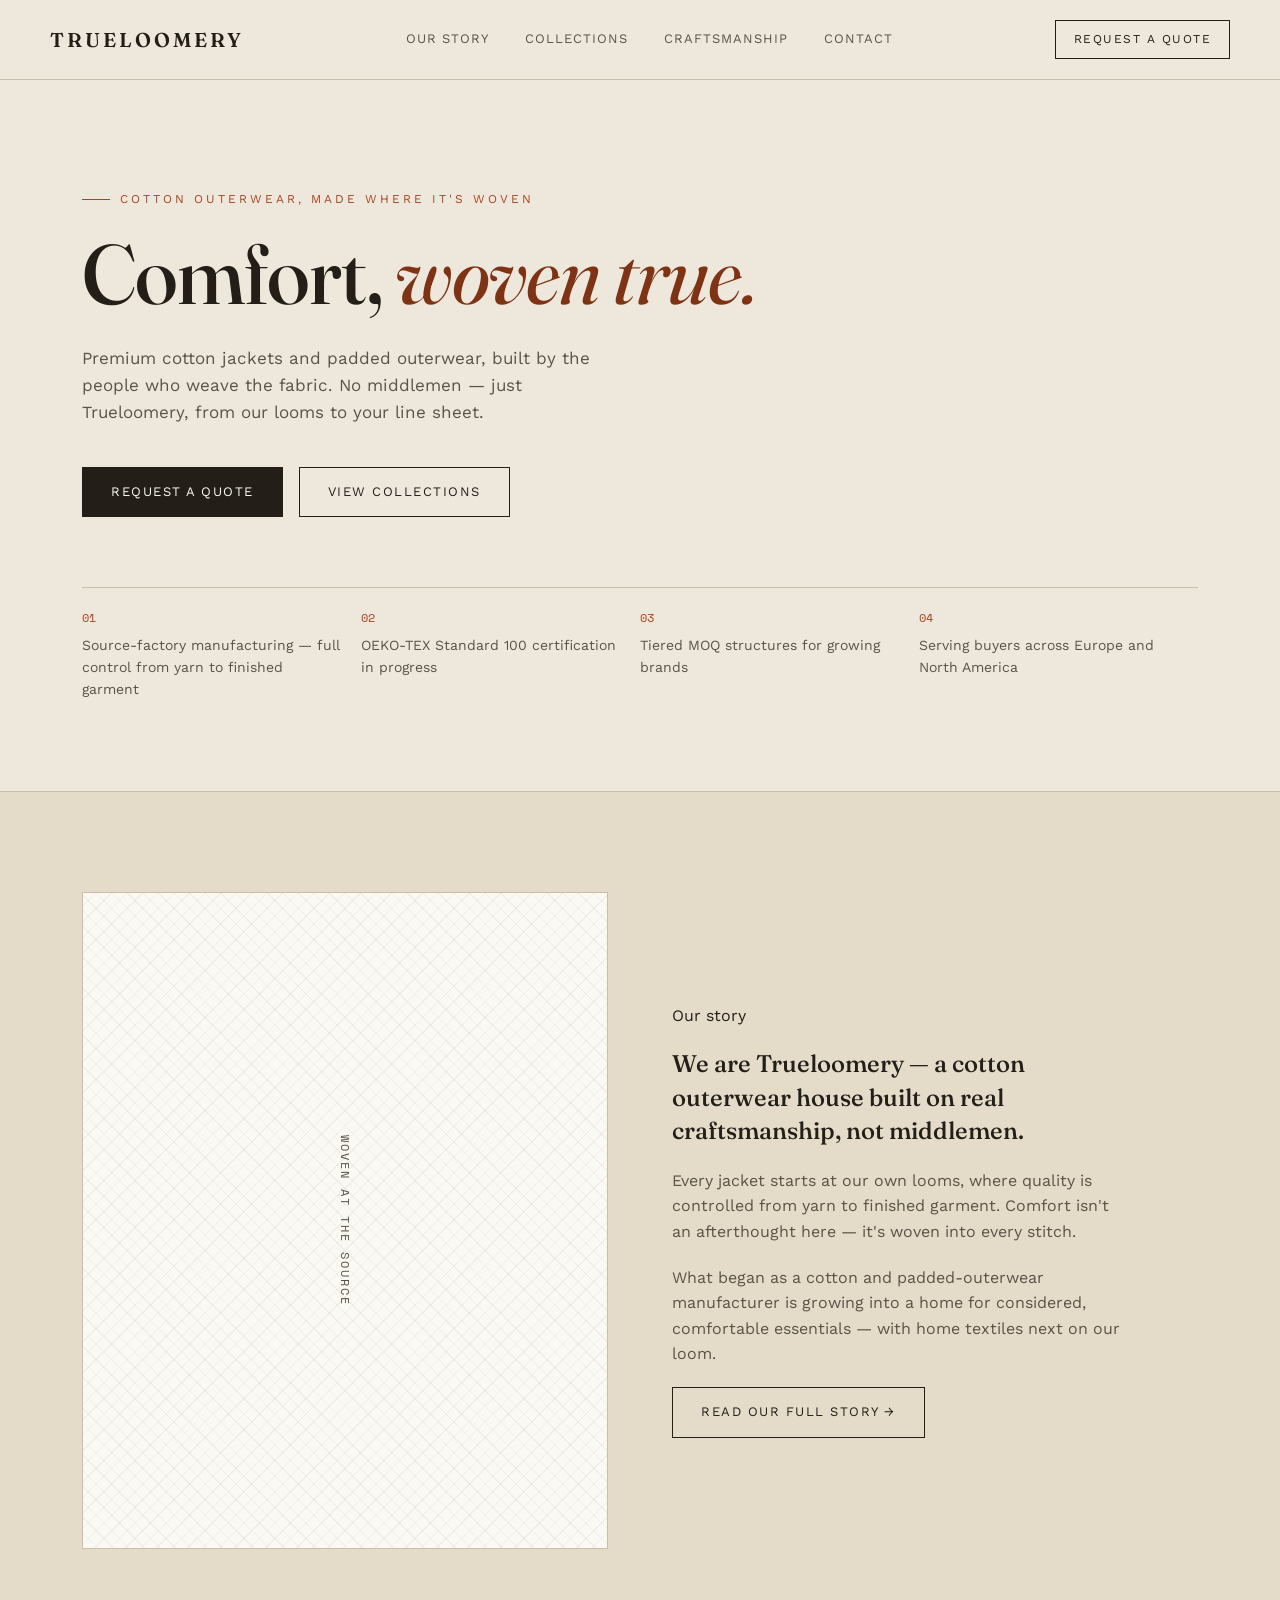
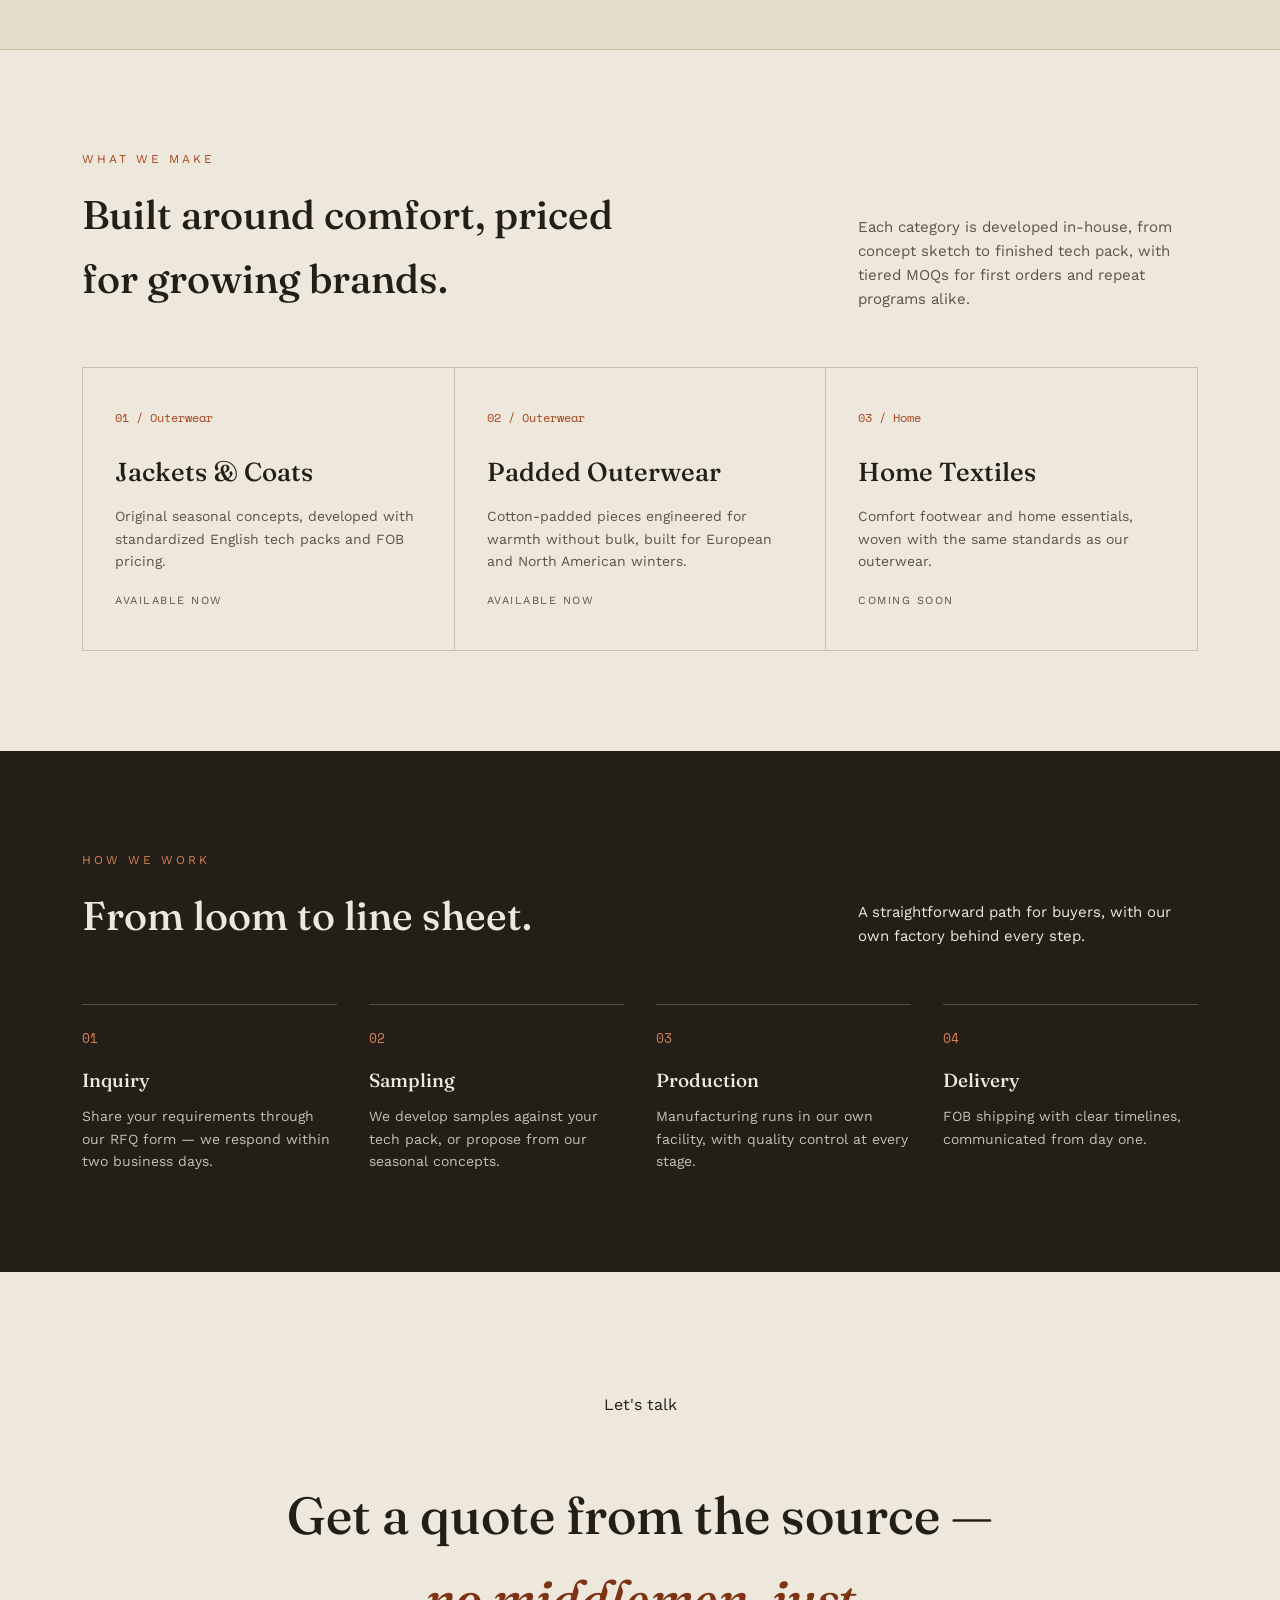
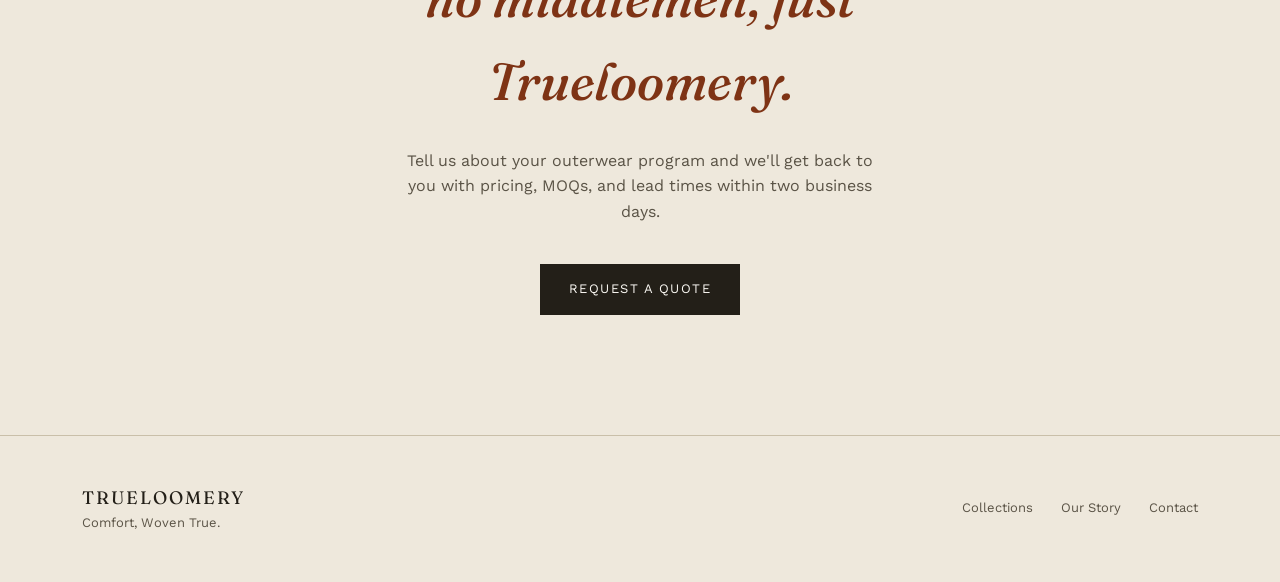
<file: index.html>
<!DOCTYPE html>
<html lang="en">
<head>
<meta charset="UTF-8">
<meta name="viewport" content="width=device-width, initial-scale=1.0">
<title>Trueloomery — Comfort, Woven True.</title>
<meta name="description" content="Trueloomery is a source-factory cotton outerwear house serving buyers across Europe and North America. Jackets, coats, padded outerwear — and home textiles coming soon.">
<link rel="preconnect" href="https://fonts.googleapis.com">
<link rel="preconnect" href="https://fonts.gstatic.com" crossorigin>
<link href="https://fonts.googleapis.com/css2?family=Fraunces:ital,opsz,wght@0,9..144,300;0,9..144,500;0,9..144,600;1,9..144,400&family=Work+Sans:wght@300;400;500;600&family=Space+Mono&display=swap" rel="stylesheet">
<link rel="stylesheet" href="style.css">
</head>
<body>

<header>
  <div class="wrap nav">
    <a class="logo" href="index.html">TRUELOOMERY</a>
    <ul>
      <li><a href="about.html">Our Story</a></li>
      <li><a href="collections.html">Collections</a></li>
      <li><a href="index.html#process">Craftsmanship</a></li>
      <li><a href="contact.html">Contact</a></li>
    </ul>
    <a class="cta" href="contact.html">Request a Quote</a>
  </div>
</header>

<section class="hero">
  <div class="wrap">
    <div class="eyebrow">Cotton outerwear, made where it's woven</div>
    <h1 class="display">Comfort, <em>woven true.</em></h1>
    <p class="sub">Premium cotton jackets and padded outerwear, built by the people who weave the fabric. No middlemen — just Trueloomery, from our looms to your line sheet.</p>
    <div class="actions">
      <a class="btn primary" href="contact.html">Request a Quote</a>
      <a class="btn ghost" href="collections.html">View Collections</a>
    </div>
    <div class="hero-spec">
      <div><span class="num">01</span><p>Source-factory manufacturing — full control from yarn to finished garment</p></div>
      <div><span class="num">02</span><p>OEKO-TEX Standard 100 certification in progress</p></div>
      <div><span class="num">03</span><p>Tiered MOQ structures for growing brands</p></div>
      <div><span class="num">04</span><p>Serving buyers across Europe and North America</p></div>
    </div>
  </div>
</section>

<section class="story" id="story">
  <div class="wrap story-grid">
    <div class="story-visual" data-reveal></div>
    <div class="story-text" data-reveal>
      <span class="section-head tag" style="margin-bottom:18px;">Our story</span>
      <p class="lead">We are Trueloomery — a cotton outerwear house built on real craftsmanship, not middlemen.</p>
      <p>Every jacket starts at our own looms, where quality is controlled from yarn to finished garment. Comfort isn't an afterthought here — it's woven into every stitch.</p>
      <p>What began as a cotton and padded-outerwear manufacturer is growing into a home for considered, comfortable essentials — with home textiles next on our loom.</p>
      <a class="btn ghost" href="about.html">Read our full story →</a>
    </div>
  </div>
</section>

<section id="collections">
  <div class="wrap">
    <div class="section-head" data-reveal>
      <div>
        <span class="tag">What we make</span>
        <h2>Built around comfort, priced for growing brands.</h2>
      </div>
      <p>Each category is developed in-house, from concept sketch to finished tech pack, with tiered MOQs for first orders and repeat programs alike.</p>
    </div>
    <div class="cats" data-reveal>
      <div class="cat">
        <span class="idx">01 / Outerwear</span>
        <div>
          <h3>Jackets &amp; Coats</h3>
          <p>Original seasonal concepts, developed with standardized English tech packs and FOB pricing.</p>
        </div>
        <span class="status">Available now</span>
      </div>
      <div class="cat">
        <span class="idx">02 / Outerwear</span>
        <div>
          <h3>Padded Outerwear</h3>
          <p>Cotton-padded pieces engineered for warmth without bulk, built for European and North American winters.</p>
        </div>
        <span class="status">Available now</span>
      </div>
      <div class="cat">
        <span class="idx">03 / Home</span>
        <div>
          <h3>Home Textiles</h3>
          <p>Comfort footwear and home essentials, woven with the same standards as our outerwear.</p>
        </div>
        <span class="status">Coming soon</span>
      </div>
    </div>
  </div>
</section>

<section class="process" id="process">
  <div class="wrap">
    <div class="section-head" data-reveal>
      <div>
        <span class="tag">How we work</span>
        <h2>From loom to line sheet.</h2>
      </div>
      <p>A straightforward path for buyers, with our own factory behind every step.</p>
    </div>
    <div class="process-list" data-reveal>
      <div class="process-item">
        <span class="num">01</span>
        <h4>Inquiry</h4>
        <p>Share your requirements through our RFQ form — we respond within two business days.</p>
      </div>
      <div class="process-item">
        <span class="num">02</span>
        <h4>Sampling</h4>
        <p>We develop samples against your tech pack, or propose from our seasonal concepts.</p>
      </div>
      <div class="process-item">
        <span class="num">03</span>
        <h4>Production</h4>
        <p>Manufacturing runs in our own facility, with quality control at every stage.</p>
      </div>
      <div class="process-item">
        <span class="num">04</span>
        <h4>Delivery</h4>
        <p>FOB shipping with clear timelines, communicated from day one.</p>
      </div>
    </div>
  </div>
</section>

<section class="rfq" id="rfq">
  <div class="wrap">
    <span class="section-head tag" style="justify-content:center; display:flex;">Let's talk</span>
    <h2 data-reveal>Get a quote from the source — <em>no middlemen, just Trueloomery.</em></h2>
    <p data-reveal>Tell us about your outerwear program and we'll get back to you with pricing, MOQs, and lead times within two business days.</p>
    <a class="btn primary" href="contact.html">Request a Quote</a>
  </div>
</section>

<footer>
  <div class="wrap footer-grid">
    <div>
      <div class="logo">TRUELOOMERY</div>
      <div class="tagline">Comfort, Woven True.</div>
    </div>
    <div class="footer-links">
      <a href="collections.html">Collections</a>
      <a href="about.html">Our Story</a>
      <a href="contact.html">Contact</a>
    </div>
  </div>
</footer>

<script>
  const els = document.querySelectorAll('[data-reveal]');
  const io = new IntersectionObserver((entries)=>{
    entries.forEach(e=>{ if(e.isIntersecting){ e.target.classList.add('in'); io.unobserve(e.target); } });
  }, { threshold:0.15 });
  els.forEach(el=>io.observe(el));
</script>

</body>
</html>
</file>
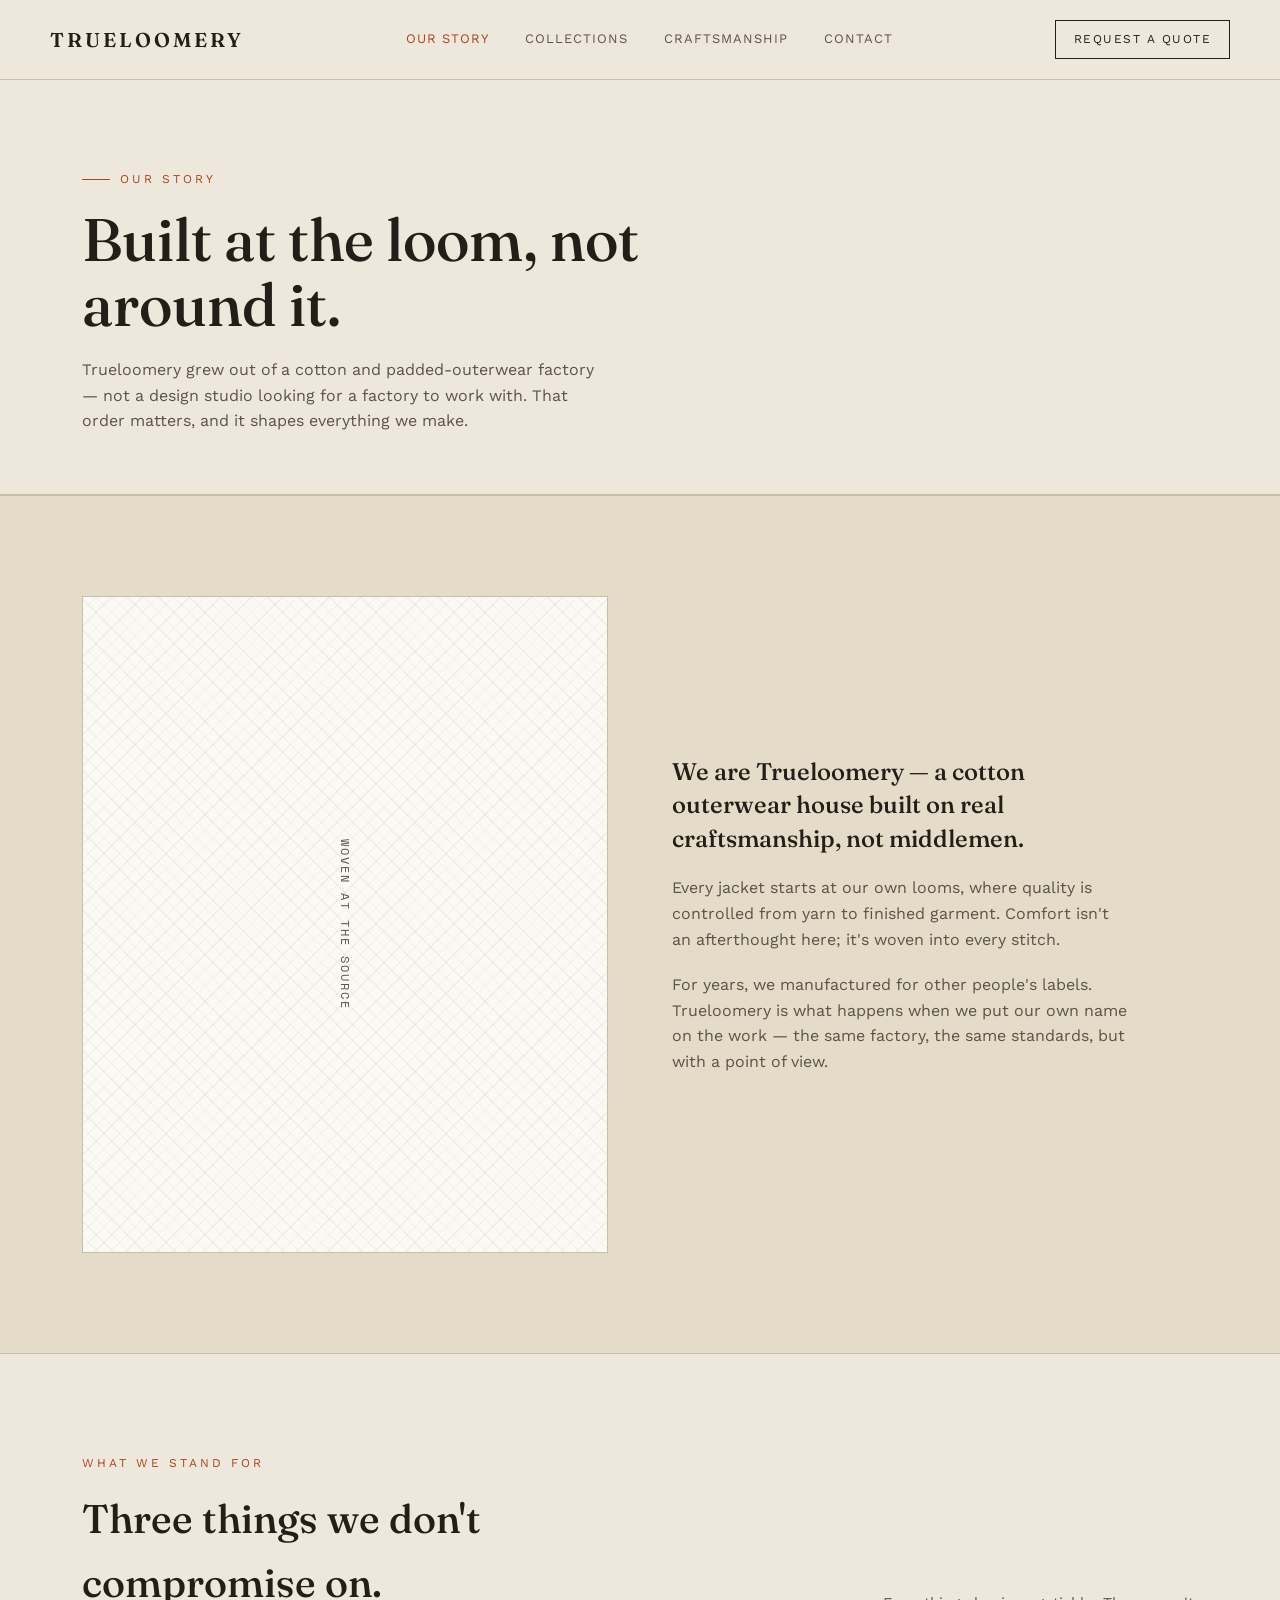
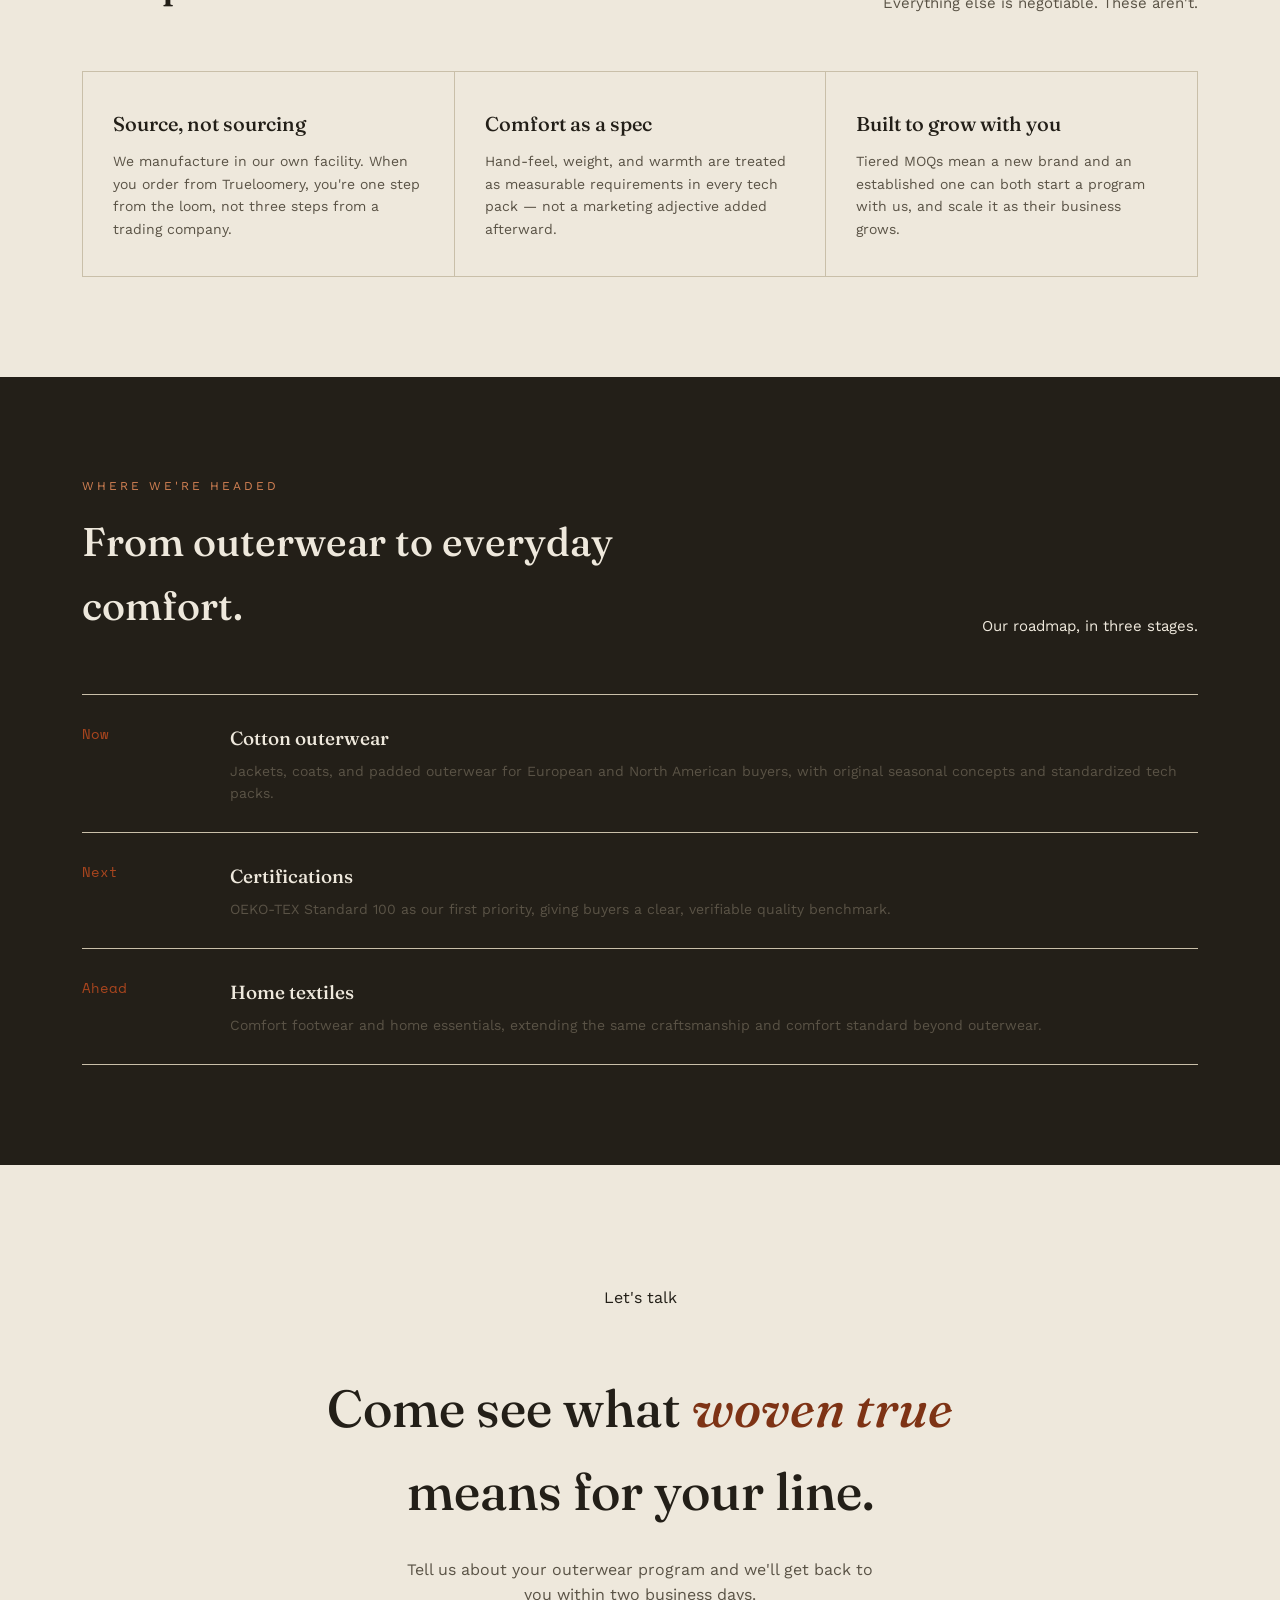
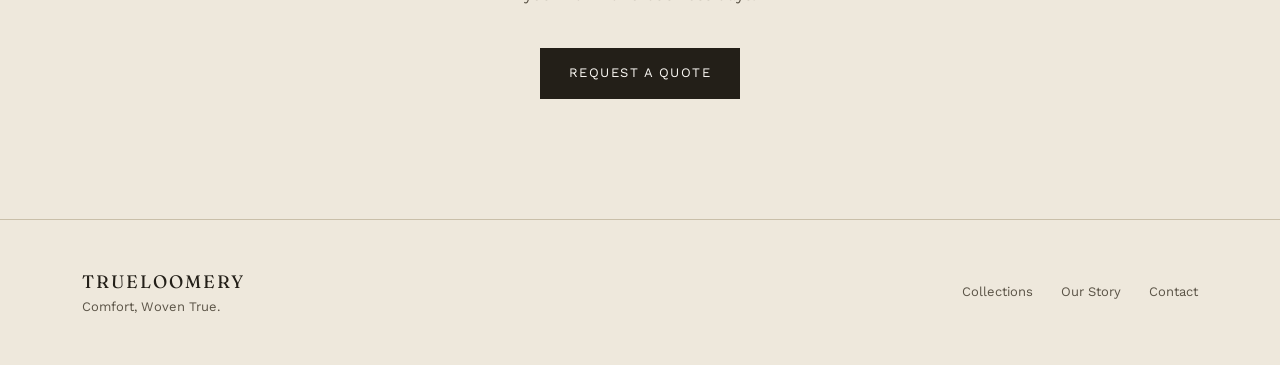
<file: about.html>
<!DOCTYPE html>
<html lang="en">
<head>
<meta charset="UTF-8">
<meta name="viewport" content="width=device-width, initial-scale=1.0">
<title>Our Story — Trueloomery</title>
<meta name="description" content="Trueloomery is a source-factory cotton outerwear house. Learn about our craftsmanship, our looms, and where we're headed next.">
<link rel="preconnect" href="https://fonts.googleapis.com">
<link rel="preconnect" href="https://fonts.gstatic.com" crossorigin>
<link href="https://fonts.googleapis.com/css2?family=Fraunces:ital,opsz,wght@0,9..144,300;0,9..144,500;0,9..144,600;1,9..144,400&family=Work+Sans:wght@300;400;500;600&family=Space+Mono&display=swap" rel="stylesheet">
<link rel="stylesheet" href="style.css">
</head>
<body>

<header>
  <div class="wrap nav">
    <a class="logo" href="index.html">TRUELOOMERY</a>
    <ul>
      <li><a class="active" href="about.html">Our Story</a></li>
      <li><a href="collections.html">Collections</a></li>
      <li><a href="index.html#process">Craftsmanship</a></li>
      <li><a href="contact.html">Contact</a></li>
    </ul>
    <a class="cta" href="contact.html">Request a Quote</a>
  </div>
</header>

<section class="page-header">
  <div class="wrap">
    <div class="eyebrow">Our story</div>
    <h1 class="display">Built at the loom, not around it.</h1>
    <p>Trueloomery grew out of a cotton and padded-outerwear factory — not a design studio looking for a factory to work with. That order matters, and it shapes everything we make.</p>
  </div>
</section>

<section class="story">
  <div class="wrap story-grid">
    <div class="story-visual" data-reveal></div>
    <div class="story-text" data-reveal>
      <p class="lead">We are Trueloomery — a cotton outerwear house built on real craftsmanship, not middlemen.</p>
      <p>Every jacket starts at our own looms, where quality is controlled from yarn to finished garment. Comfort isn't an afterthought here; it's woven into every stitch.</p>
      <p>For years, we manufactured for other people's labels. Trueloomery is what happens when we put our own name on the work — the same factory, the same standards, but with a point of view.</p>
    </div>
  </div>
</section>

<section>
  <div class="wrap">
    <div class="section-head" data-reveal>
      <div>
        <span class="tag">What we stand for</span>
        <h2>Three things we don't compromise on.</h2>
      </div>
      <p>Everything else is negotiable. These aren't.</p>
    </div>
    <div class="values" data-reveal>
      <div class="value">
        <h4>Source, not sourcing</h4>
        <p>We manufacture in our own facility. When you order from Trueloomery, you're one step from the loom, not three steps from a trading company.</p>
      </div>
      <div class="value">
        <h4>Comfort as a spec</h4>
        <p>Hand-feel, weight, and warmth are treated as measurable requirements in every tech pack — not a marketing adjective added afterward.</p>
      </div>
      <div class="value">
        <h4>Built to grow with you</h4>
        <p>Tiered MOQs mean a new brand and an established one can both start a program with us, and scale it as their business grows.</p>
      </div>
    </div>
  </div>
</section>

<section class="process">
  <div class="wrap">
    <div class="section-head" data-reveal>
      <div>
        <span class="tag">Where we're headed</span>
        <h2>From outerwear to everyday comfort.</h2>
      </div>
      <p>Our roadmap, in three stages.</p>
    </div>
    <div class="timeline" data-reveal>
      <div class="timeline-item">
        <div class="year">Now</div>
        <div>
          <h4>Cotton outerwear</h4>
          <p>Jackets, coats, and padded outerwear for European and North American buyers, with original seasonal concepts and standardized tech packs.</p>
        </div>
      </div>
      <div class="timeline-item">
        <div class="year">Next</div>
        <div>
          <h4>Certifications</h4>
          <p>OEKO-TEX Standard 100 as our first priority, giving buyers a clear, verifiable quality benchmark.</p>
        </div>
      </div>
      <div class="timeline-item">
        <div class="year">Ahead</div>
        <div>
          <h4>Home textiles</h4>
          <p>Comfort footwear and home essentials, extending the same craftsmanship and comfort standard beyond outerwear.</p>
        </div>
      </div>
    </div>
  </div>
</section>

<section class="rfq">
  <div class="wrap">
    <span class="section-head tag" style="justify-content:center; display:flex;">Let's talk</span>
    <h2 data-reveal>Come see what <em>woven true</em> means for your line.</h2>
    <p data-reveal>Tell us about your outerwear program and we'll get back to you within two business days.</p>
    <a class="btn primary" href="contact.html">Request a Quote</a>
  </div>
</section>

<footer>
  <div class="wrap footer-grid">
    <div>
      <div class="logo">TRUELOOMERY</div>
      <div class="tagline">Comfort, Woven True.</div>
    </div>
    <div class="footer-links">
      <a href="collections.html">Collections</a>
      <a href="about.html">Our Story</a>
      <a href="contact.html">Contact</a>
    </div>
  </div>
</footer>

<script>
  const els = document.querySelectorAll('[data-reveal]');
  const io = new IntersectionObserver((entries)=>{
    entries.forEach(e=>{ if(e.isIntersecting){ e.target.classList.add('in'); io.unobserve(e.target); } });
  }, { threshold:0.15 });
  els.forEach(el=>io.observe(el));
</script>

</body>
</html>
</file>
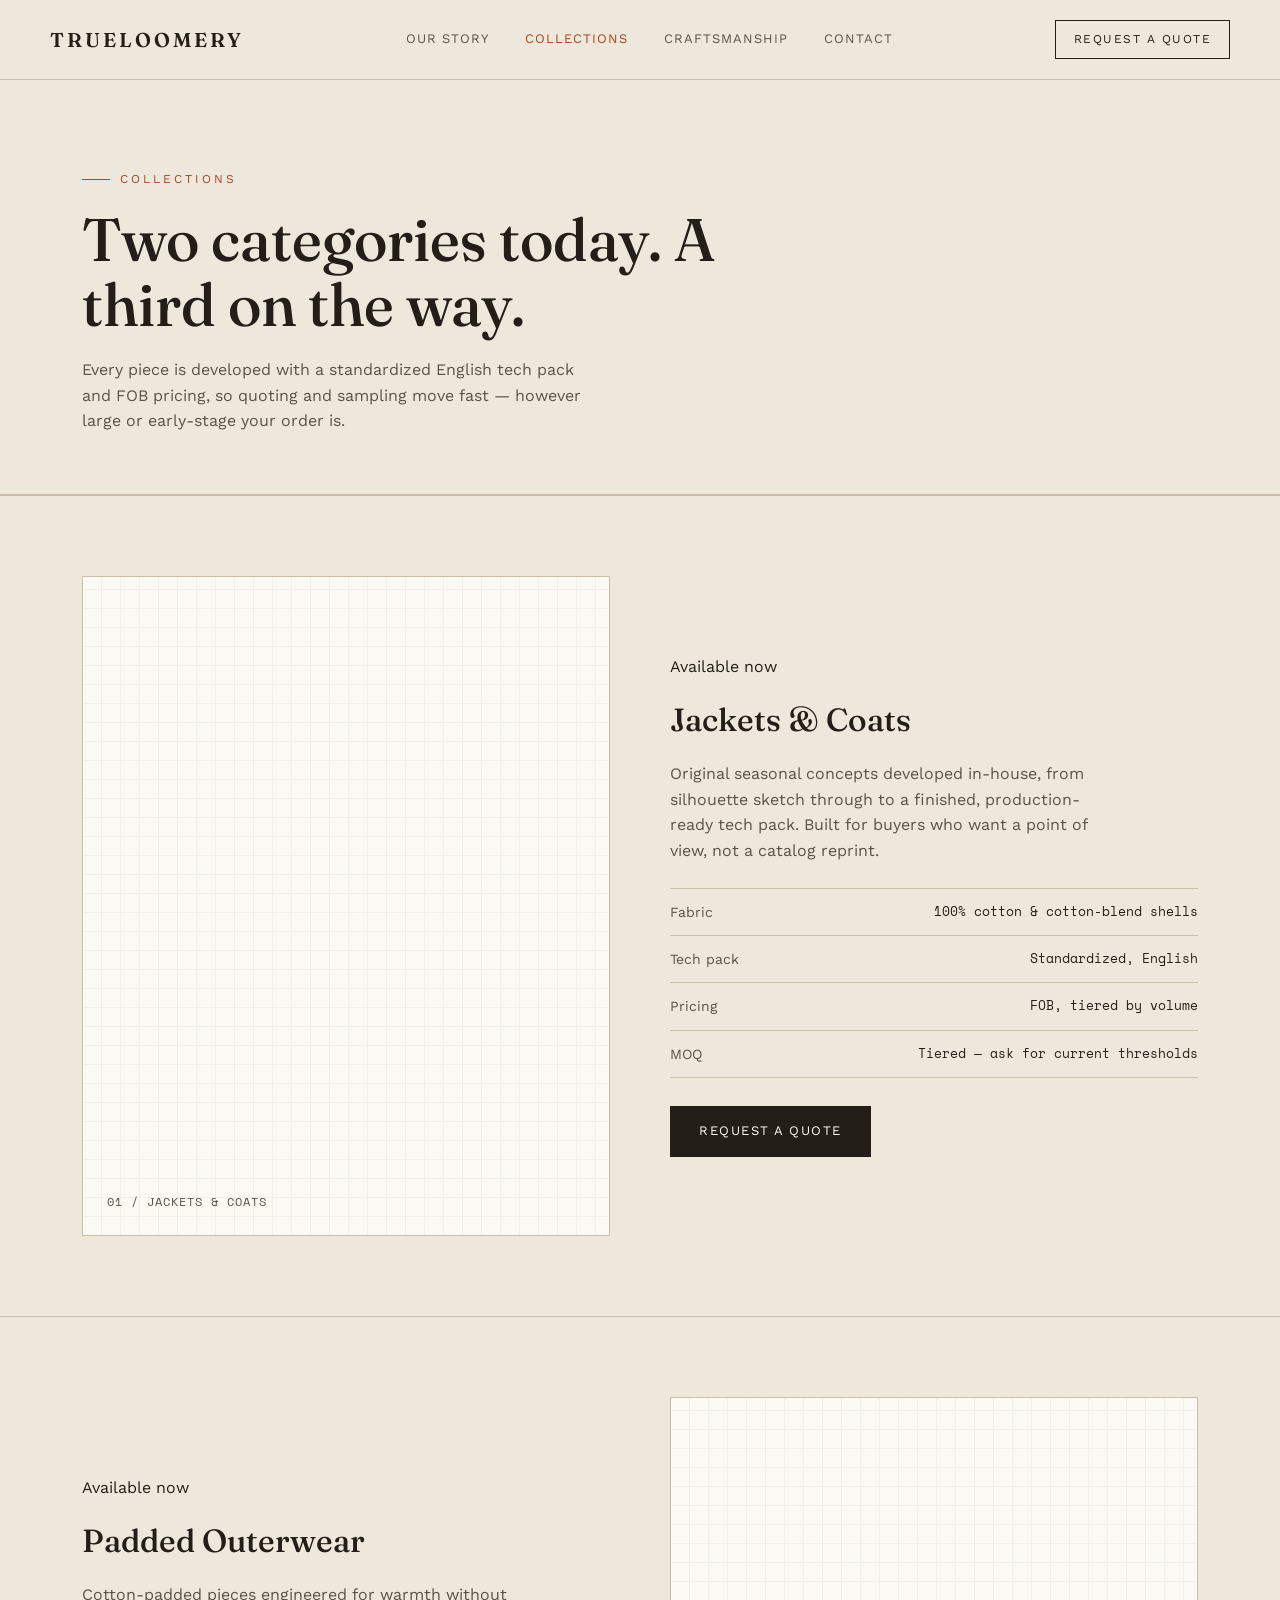
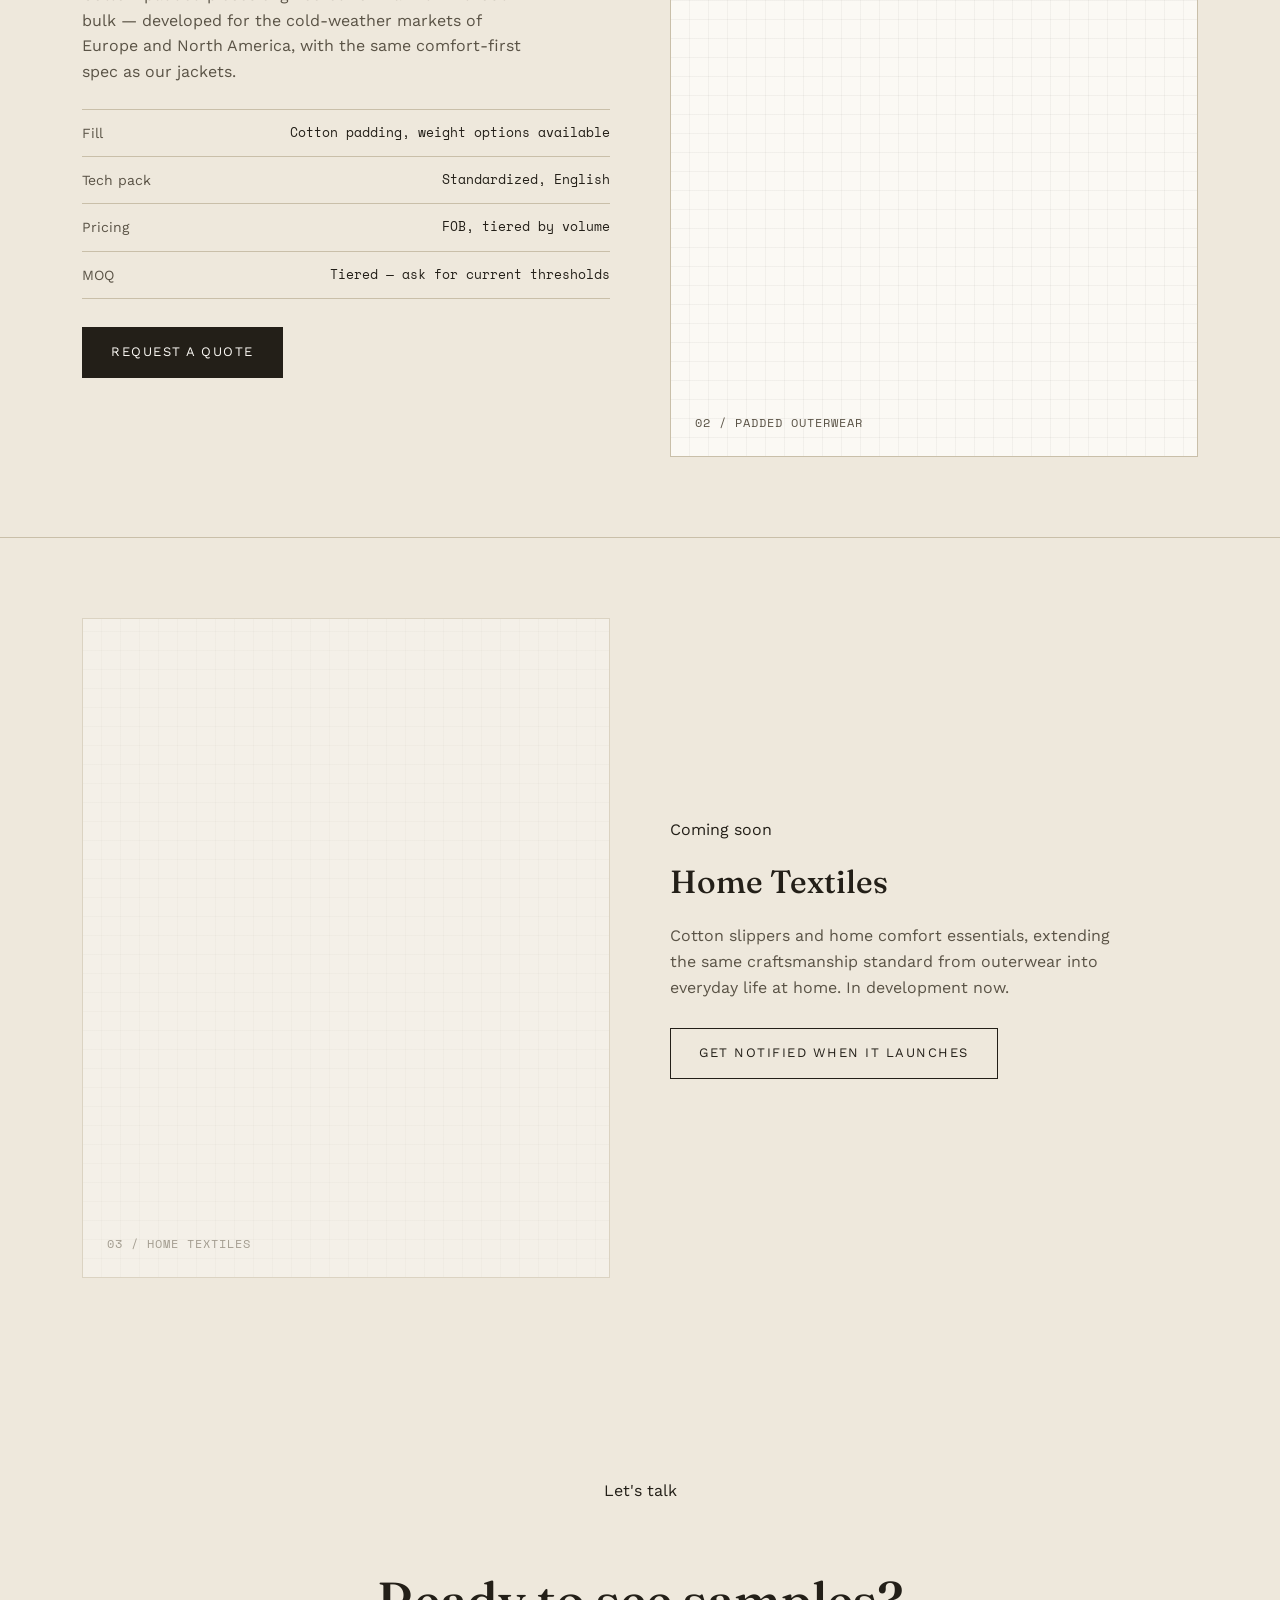
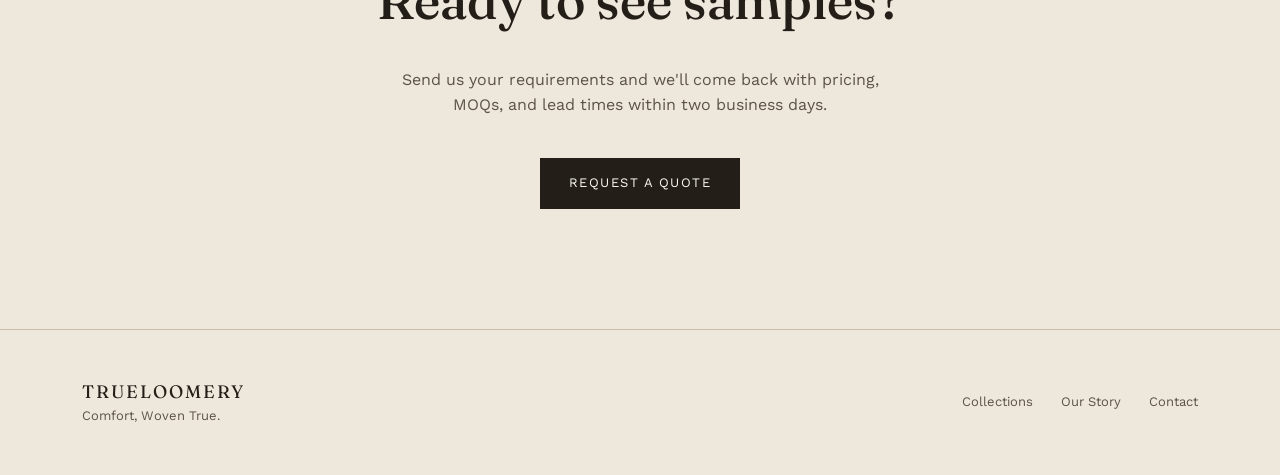
<file: collections.html>
<!DOCTYPE html>
<html lang="en">
<head>
<meta charset="UTF-8">
<meta name="viewport" content="width=device-width, initial-scale=1.0">
<title>Collections — Trueloomery</title>
<meta name="description" content="Jackets, coats, and padded outerwear from Trueloomery, with home textiles coming soon. Tiered MOQs and standardized tech packs for B2B buyers.">
<link rel="preconnect" href="https://fonts.googleapis.com">
<link rel="preconnect" href="https://fonts.gstatic.com" crossorigin>
<link href="https://fonts.googleapis.com/css2?family=Fraunces:ital,opsz,wght@0,9..144,300;0,9..144,500;0,9..144,600;1,9..144,400&family=Work+Sans:wght@300;400;500;600&family=Space+Mono&display=swap" rel="stylesheet">
<link rel="stylesheet" href="style.css">
<style>
  .product-block{ border-top:1px solid var(--line); padding:80px 0; }
  .product-grid{ display:grid; grid-template-columns:1fr 1fr; gap:60px; align-items:center; }
  .product-grid.reverse .product-visual{ order:2; }
  .product-visual{
    aspect-ratio:4/5; border:1px solid var(--line); background:var(--white);
    background-image:
      repeating-linear-gradient(90deg, transparent, transparent 18px, rgba(35,31,24,0.045) 18px, rgba(35,31,24,0.045) 19px),
      repeating-linear-gradient(0deg, transparent, transparent 18px, rgba(35,31,24,0.045) 18px, rgba(35,31,24,0.045) 19px);
    display:flex; align-items:flex-end; padding:24px;
  }
  .product-visual span{ font-family:'Space Mono', monospace; font-size:12px; color:var(--ink-soft); letter-spacing:1px; }
  .spec-list{ margin-top:24px; border-top:1px solid var(--line); }
  .spec-row{ display:flex; justify-content:space-between; padding:12px 0; border-bottom:1px solid var(--line); font-size:14px; }
  .spec-row dt{ color:var(--ink-soft); }
  .spec-row dd{ color:var(--ink); font-family:'Space Mono', monospace; font-size:13px; }
</style>
</head>
<body>

<header>
  <div class="wrap nav">
    <a class="logo" href="index.html">TRUELOOMERY</a>
    <ul>
      <li><a href="about.html">Our Story</a></li>
      <li><a class="active" href="collections.html">Collections</a></li>
      <li><a href="index.html#process">Craftsmanship</a></li>
      <li><a href="contact.html">Contact</a></li>
    </ul>
    <a class="cta" href="contact.html">Request a Quote</a>
  </div>
</header>

<section class="page-header">
  <div class="wrap">
    <div class="eyebrow">Collections</div>
    <h1 class="display">Two categories today. A third on the way.</h1>
    <p>Every piece is developed with a standardized English tech pack and FOB pricing, so quoting and sampling move fast — however large or early-stage your order is.</p>
  </div>
</section>

<section class="product-block">
  <div class="wrap product-grid">
    <div class="product-visual" data-reveal><span>01 / JACKETS &amp; COATS</span></div>
    <div data-reveal>
      <span class="section-head tag" style="margin-bottom:14px;">Available now</span>
      <h2 class="display" style="font-size:32px; font-weight:500; margin-bottom:16px;">Jackets &amp; Coats</h2>
      <p style="color:var(--ink-soft); max-width:440px;">Original seasonal concepts developed in-house, from silhouette sketch through to a finished, production-ready tech pack. Built for buyers who want a point of view, not a catalog reprint.</p>
      <dl class="spec-list">
        <div class="spec-row"><dt>Fabric</dt><dd>100% cotton &amp; cotton-blend shells</dd></div>
        <div class="spec-row"><dt>Tech pack</dt><dd>Standardized, English</dd></div>
        <div class="spec-row"><dt>Pricing</dt><dd>FOB, tiered by volume</dd></div>
        <div class="spec-row"><dt>MOQ</dt><dd>Tiered — ask for current thresholds</dd></div>
      </dl>
      <a class="btn primary" style="margin-top:28px;" href="contact.html">Request a Quote</a>
    </div>
  </div>
</section>

<section class="product-block">
  <div class="wrap product-grid reverse">
    <div class="product-visual" data-reveal><span>02 / PADDED OUTERWEAR</span></div>
    <div data-reveal>
      <span class="section-head tag" style="margin-bottom:14px;">Available now</span>
      <h2 class="display" style="font-size:32px; font-weight:500; margin-bottom:16px;">Padded Outerwear</h2>
      <p style="color:var(--ink-soft); max-width:440px;">Cotton-padded pieces engineered for warmth without bulk — developed for the cold-weather markets of Europe and North America, with the same comfort-first spec as our jackets.</p>
      <dl class="spec-list">
        <div class="spec-row"><dt>Fill</dt><dd>Cotton padding, weight options available</dd></div>
        <div class="spec-row"><dt>Tech pack</dt><dd>Standardized, English</dd></div>
        <div class="spec-row"><dt>Pricing</dt><dd>FOB, tiered by volume</dd></div>
        <div class="spec-row"><dt>MOQ</dt><dd>Tiered — ask for current thresholds</dd></div>
      </dl>
      <a class="btn primary" style="margin-top:28px;" href="contact.html">Request a Quote</a>
    </div>
  </div>
</section>

<section class="product-block">
  <div class="wrap product-grid">
    <div class="product-visual" data-reveal style="opacity:0.5;"><span>03 / HOME TEXTILES</span></div>
    <div data-reveal>
      <span class="section-head tag" style="margin-bottom:14px;">Coming soon</span>
      <h2 class="display" style="font-size:32px; font-weight:500; margin-bottom:16px;">Home Textiles</h2>
      <p style="color:var(--ink-soft); max-width:440px;">Cotton slippers and home comfort essentials, extending the same craftsmanship standard from outerwear into everyday life at home. In development now.</p>
      <a class="btn ghost" style="margin-top:28px;" href="contact.html">Get notified when it launches</a>
    </div>
  </div>
</section>

<section class="rfq">
  <div class="wrap">
    <span class="section-head tag" style="justify-content:center; display:flex;">Let's talk</span>
    <h2 data-reveal>Ready to see samples?</h2>
    <p data-reveal>Send us your requirements and we'll come back with pricing, MOQs, and lead times within two business days.</p>
    <a class="btn primary" href="contact.html">Request a Quote</a>
  </div>
</section>

<footer>
  <div class="wrap footer-grid">
    <div>
      <div class="logo">TRUELOOMERY</div>
      <div class="tagline">Comfort, Woven True.</div>
    </div>
    <div class="footer-links">
      <a href="collections.html">Collections</a>
      <a href="about.html">Our Story</a>
      <a href="contact.html">Contact</a>
    </div>
  </div>
</footer>

<script>
  const els = document.querySelectorAll('[data-reveal]');
  const io = new IntersectionObserver((entries)=>{
    entries.forEach(e=>{ if(e.isIntersecting){ e.target.classList.add('in'); io.unobserve(e.target); } });
  }, { threshold:0.15 });
  els.forEach(el=>io.observe(el));
</script>

</body>
</html>
</file>
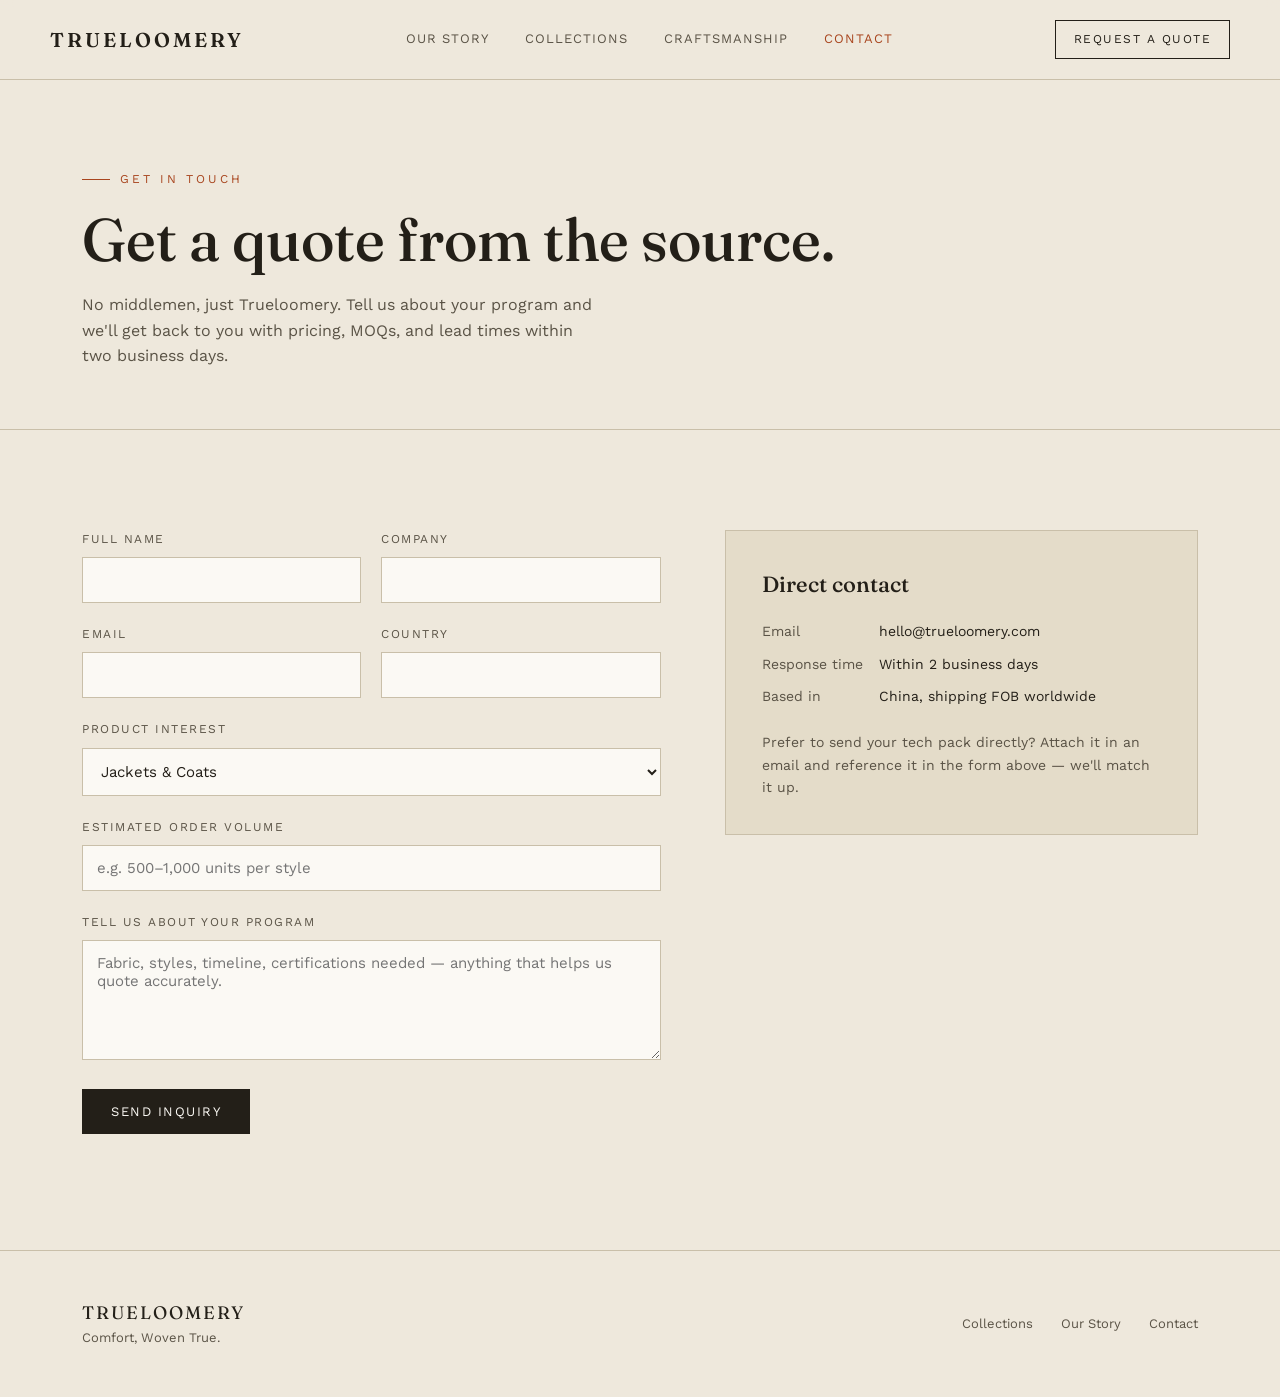
<file: contact.html>
<!DOCTYPE html>
<html lang="en">
<head>
<meta charset="UTF-8">
<meta name="viewport" content="width=device-width, initial-scale=1.0">
<title>Request a Quote — Trueloomery</title>
<meta name="description" content="Tell Trueloomery about your outerwear program and get pricing, MOQs, and lead times within two business days.">
<link rel="preconnect" href="https://fonts.googleapis.com">
<link rel="preconnect" href="https://fonts.gstatic.com" crossorigin>
<link href="https://fonts.googleapis.com/css2?family=Fraunces:ital,opsz,wght@0,9..144,300;0,9..144,500;0,9..144,600;1,9..144,400&family=Work+Sans:wght@300;400;500;600&family=Space+Mono&display=swap" rel="stylesheet">
<link rel="stylesheet" href="style.css">
</head>
<body>

<header>
  <div class="wrap nav">
    <a class="logo" href="index.html">TRUELOOMERY</a>
    <ul>
      <li><a href="about.html">Our Story</a></li>
      <li><a href="collections.html">Collections</a></li>
      <li><a href="index.html#process">Craftsmanship</a></li>
      <li><a class="active" href="contact.html">Contact</a></li>
    </ul>
    <a class="cta" href="contact.html">Request a Quote</a>
  </div>
</header>

<section class="page-header">
  <div class="wrap">
    <div class="eyebrow">Get in touch</div>
    <h1 class="display">Get a quote from the source.</h1>
    <p>No middlemen, just Trueloomery. Tell us about your program and we'll get back to you with pricing, MOQs, and lead times within two business days.</p>
  </div>
</section>

<section>
  <div class="wrap contact-grid">

    <!--
      HOW TO CONNECT THIS FORM (Seven, read this):
      1. Go to https://formspree.io and create a free account.
      2. Create a new form — Formspree will give you an endpoint like
         https://formspree.io/f/xxxxxxxx
      3. Replace YOUR_FORM_ID below (in the form action attribute) with that ID.
      4. Submissions will be emailed straight to the address you signed up with.
      Free tier is enough to start (50 submissions/month).
    -->
    <form id="rfq-form" data-reveal action="https://formspree.io/f/maqrjdvj" method="POST">
      <div class="form-row">
        <div class="form-group">
          <label for="name">Full name</label>
          <input type="text" id="name" name="name" required>
        </div>
        <div class="form-group">
          <label for="company">Company</label>
          <input type="text" id="company" name="company" required>
        </div>
      </div>
      <div class="form-row">
        <div class="form-group">
          <label for="email">Email</label>
          <input type="email" id="email" name="email" required>
        </div>
        <div class="form-group">
          <label for="country">Country</label>
          <input type="text" id="country" name="country" required>
        </div>
      </div>
      <div class="form-group">
        <label for="category">Product interest</label>
        <select id="category" name="category">
          <option>Jackets &amp; Coats</option>
          <option>Padded Outerwear</option>
          <option>Home Textiles (coming soon)</option>
          <option>Not sure yet</option>
        </select>
      </div>
      <div class="form-group">
        <label for="volume">Estimated order volume</label>
        <input type="text" id="volume" name="volume" placeholder="e.g. 500–1,000 units per style">
      </div>
      <div class="form-group">
        <label for="message">Tell us about your program</label>
        <textarea id="message" name="message" placeholder="Fabric, styles, timeline, certifications needed — anything that helps us quote accurately." required></textarea>
      </div>
      <button class="btn primary" type="submit">Send Inquiry</button>
      <p class="form-status" id="form-status"></p>
    </form>

    <div class="contact-side" data-reveal>
      <h3 class="display">Direct contact</h3>
      <dl>
        <dt>Email</dt><dd>hello@trueloomery.com</dd>
        <dt>Response time</dt><dd>Within 2 business days</dd>
        <dt>Based in</dt><dd>China, shipping FOB worldwide</dd>
      </dl>
      <p style="margin-top:24px; font-size:14px; color:var(--ink-soft);">Prefer to send your tech pack directly? Attach it in an email and reference it in the form above — we'll match it up.</p>
    </div>
  </div>
</section>

<footer>
  <div class="wrap footer-grid">
    <div>
      <div class="logo">TRUELOOMERY</div>
      <div class="tagline">Comfort, Woven True.</div>
    </div>
    <div class="footer-links">
      <a href="collections.html">Collections</a>
      <a href="about.html">Our Story</a>
      <a href="contact.html">Contact</a>
    </div>
  </div>
</footer>

<script>
  const els = document.querySelectorAll('[data-reveal]');
  const io = new IntersectionObserver((entries)=>{
    entries.forEach(e=>{ if(e.isIntersecting){ e.target.classList.add('in'); io.unobserve(e.target); } });
  }, { threshold:0.15 });
  els.forEach(el=>io.observe(el));

  const form = document.getElementById('rfq-form');
  const status = document.getElementById('form-status');
  form.addEventListener('submit', async (e) => {
    e.preventDefault();
    const data = new FormData(form);
    status.textContent = 'Sending...';
    status.className = 'form-status';
    try {
      const res = await fetch(form.action, {
        method: 'POST',
        body: data,
        headers: { 'Accept': 'application/json' }
      });
      if (res.ok) {
        status.textContent = "Thanks — we'll be in touch within two business days.";
        status.className = 'form-status success';
        form.reset();
      } else {
        status.textContent = 'Something went wrong. Please email hello@trueloomery.com directly.';
        status.className = 'form-status error';
      }
    } catch (err) {
      status.textContent = 'Something went wrong. Please email hello@trueloomery.com directly.';
      status.className = 'form-status error';
    }
  });
</script>

</body>
</html>
</file>
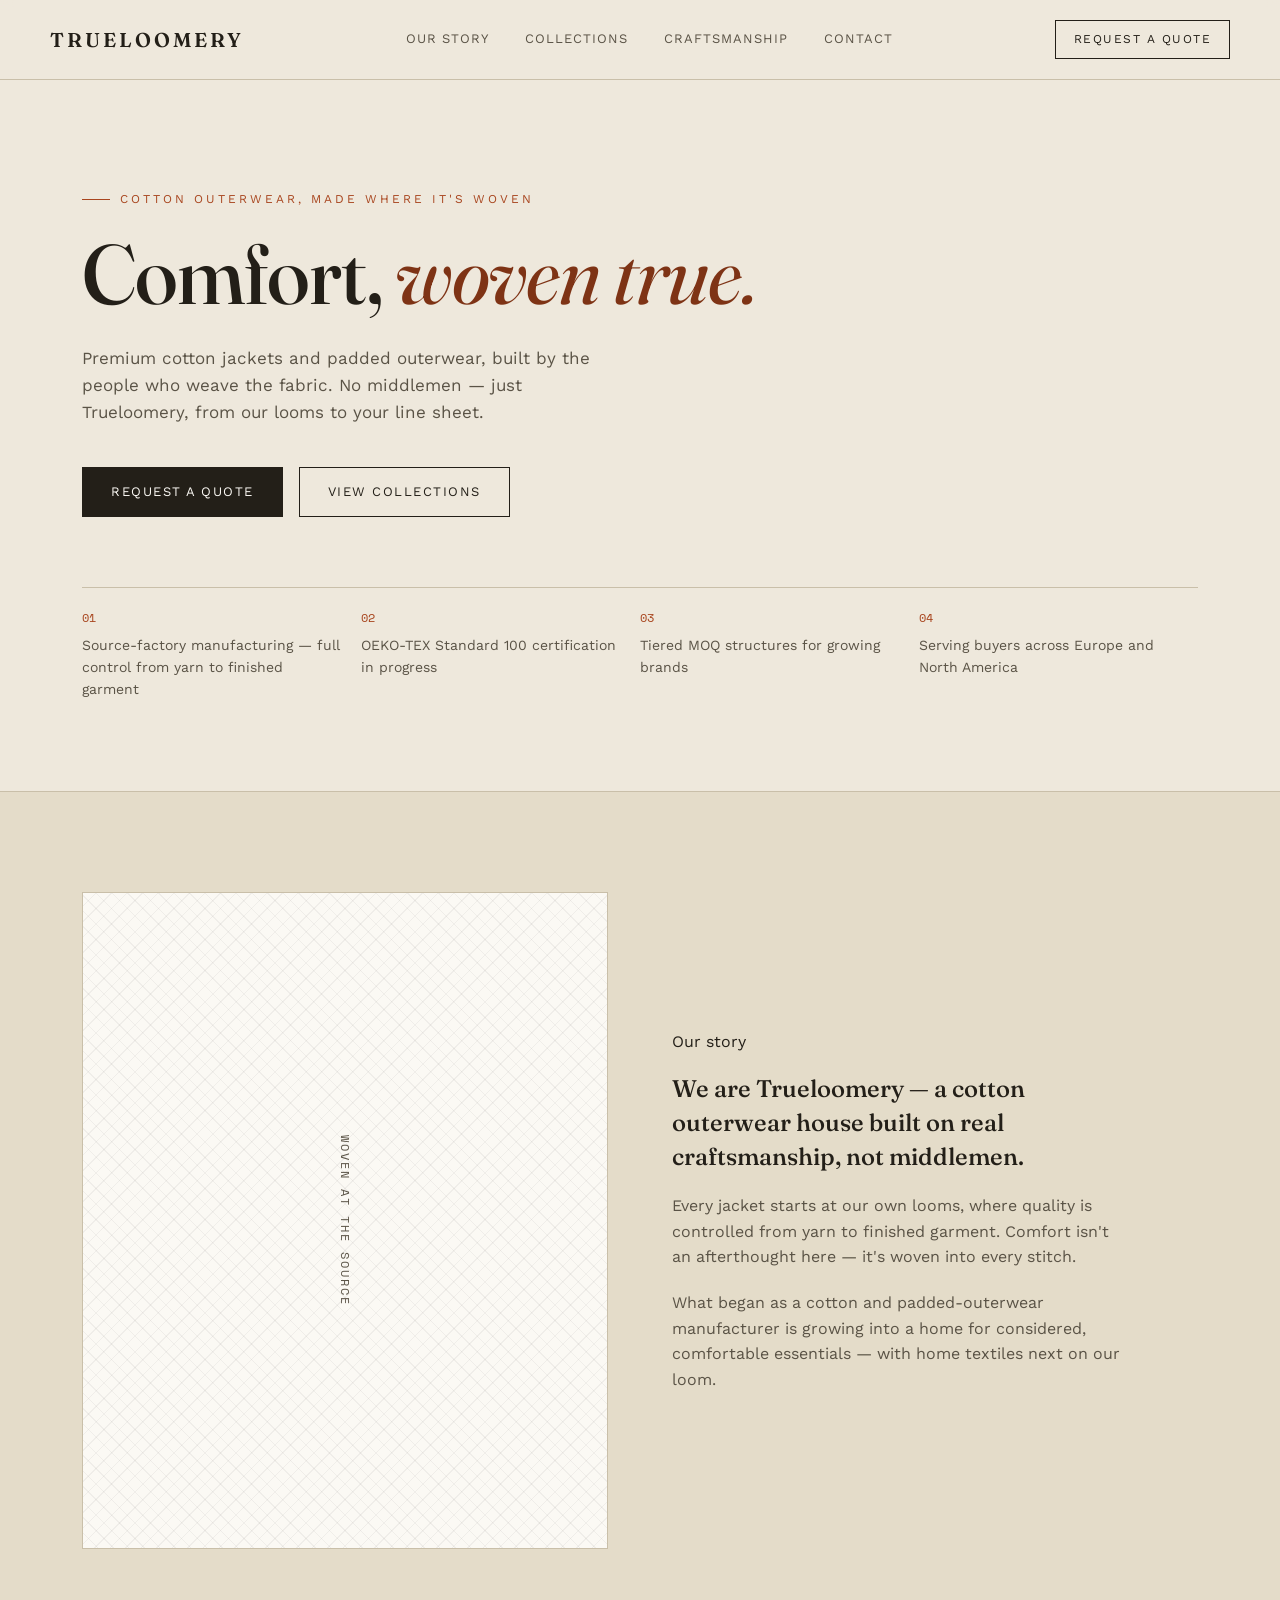
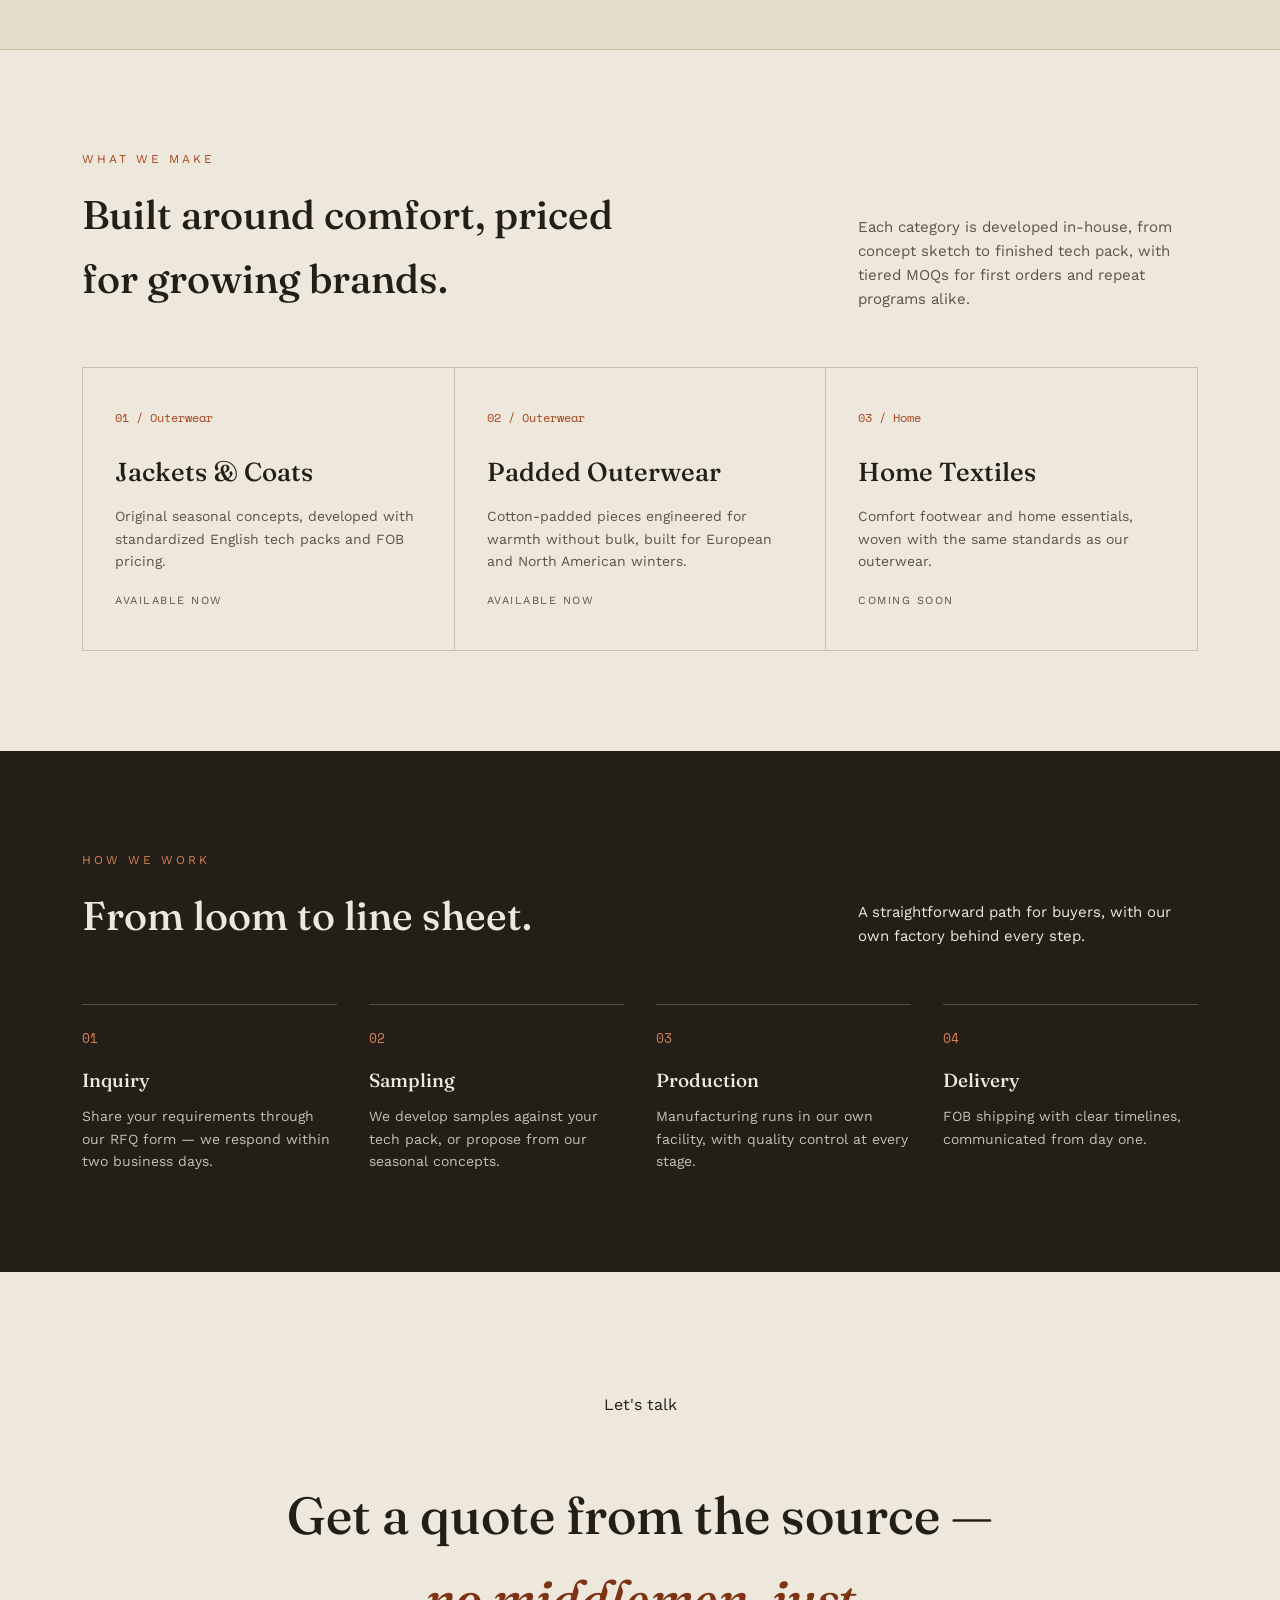
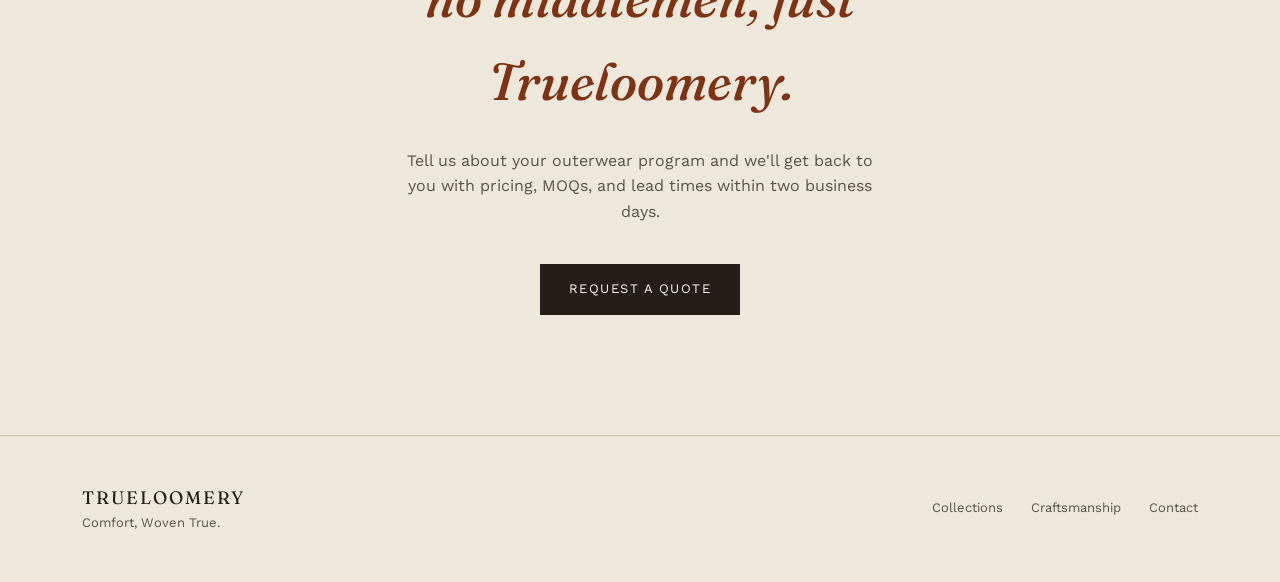
<file: trueloomery-homepage.html>
<!DOCTYPE html>
<html lang="en">
<head>
<meta charset="UTF-8">
<meta name="viewport" content="width=device-width, initial-scale=1.0">
<title>Trueloomery — Comfort, Woven True.</title>
<link rel="preconnect" href="https://fonts.googleapis.com">
<link rel="preconnect" href="https://fonts.gstatic.com" crossorigin>
<link href="https://fonts.googleapis.com/css2?family=Fraunces:ital,opsz,wght@0,9..144,300;0,9..144,500;0,9..144,600;1,9..144,400&family=Work+Sans:wght@300;400;500;600&family=Space+Mono&display=swap" rel="stylesheet">
<style>
  :root{
    --canvas:#EEE8DC;
    --canvas-deep:#E4DCC9;
    --ink:#231F18;
    --ink-soft:#5A5346;
    --rust:#A8451E;
    --rust-deep:#7E3315;
    --line:#C9BFA9;
    --white:#FBF9F4;
  }
  *{box-sizing:border-box; margin:0; padding:0;}
  html{scroll-behavior:smooth;}
  body{
    background:var(--canvas);
    color:var(--ink);
    font-family:'Work Sans', sans-serif;
    line-height:1.6;
    -webkit-font-smoothing:antialiased;
  }
  .display{ font-family:'Fraunces', serif; }
  .mono{ font-family:'Space Mono', monospace; }
  a{ color:inherit; text-decoration:none; }
  img{ max-width:100%; display:block; }
  .wrap{ max-width:1180px; margin:0 auto; padding:0 32px; }

  /* Woven label motif: double hairline rule */
  .label-rule{
    border-top:1px solid var(--line);
    border-bottom:1px solid var(--line);
    height:5px;
  }
  .ticks{
    display:flex;
    justify-content:space-between;
    height:8px;
  }
  .ticks span{ width:1px; background:var(--line); height:100%; }

  /* Header */
  header{
    position:sticky; top:0; z-index:50;
    background:rgba(238,232,220,0.92);
    backdrop-filter:blur(6px);
    border-bottom:1px solid var(--line);
  }
  .nav{
    display:flex; align-items:center; justify-content:space-between;
    padding:20px 0;
  }
  .nav .logo{
    font-family:'Fraunces', serif;
    font-size:20px;
    font-weight:600;
    letter-spacing:3px;
  }
  .nav ul{
    display:flex; gap:36px; list-style:none;
    font-size:13px; letter-spacing:1px; text-transform:uppercase;
    color:var(--ink-soft);
  }
  .nav ul a:hover{ color:var(--rust); }
  .nav .cta{
    border:1px solid var(--ink);
    padding:9px 18px;
    font-size:12px; letter-spacing:1.5px; text-transform:uppercase;
    transition:all .2s ease;
  }
  .nav .cta:hover{ background:var(--ink); color:var(--white); }
  .nav-links, .nav .cta { display:flex; }
  @media (max-width:820px){ .nav ul{ display:none; } }

  /* Hero */
  .hero{
    padding:110px 0 90px;
    position:relative;
    overflow:hidden;
  }
  .hero .eyebrow{
    font-size:12px; letter-spacing:3px; text-transform:uppercase;
    color:var(--rust);
    margin-bottom:22px;
    display:flex; align-items:center; gap:10px;
  }
  .hero .eyebrow::before{
    content:''; width:28px; height:1px; background:var(--rust);
  }
  .hero h1{
    font-size:clamp(42px, 7vw, 84px);
    font-weight:500;
    letter-spacing:-1px;
    line-height:1.02;
    max-width:900px;
  }
  .hero h1 em{
    font-style:italic;
    font-weight:400;
    color:var(--rust-deep);
  }
  .hero .sub{
    margin-top:28px;
    max-width:520px;
    font-size:17px;
    color:var(--ink-soft);
  }
  .hero .actions{
    margin-top:40px;
    display:flex; gap:16px; flex-wrap:wrap;
  }
  .btn{
    padding:14px 28px;
    font-size:13px; letter-spacing:1.5px; text-transform:uppercase;
    border:1px solid var(--ink);
    transition:all .2s ease;
    display:inline-block;
  }
  .btn.primary{ background:var(--ink); color:var(--white); }
  .btn.primary:hover{ background:var(--rust); border-color:var(--rust); }
  .btn.ghost:hover{ background:var(--ink); color:var(--white); }

  .hero-spec{
    margin-top:70px;
    display:grid;
    grid-template-columns:repeat(4,1fr);
    border-top:1px solid var(--line);
    padding-top:20px;
  }
  .hero-spec div{ padding-right:20px; }
  .hero-spec .num{
    font-family:'Space Mono', monospace;
    font-size:12px; color:var(--rust);
    display:block; margin-bottom:6px;
  }
  .hero-spec p{ font-size:14px; color:var(--ink-soft); }
  @media (max-width:820px){ .hero-spec{ grid-template-columns:repeat(2,1fr); row-gap:24px; } }

  /* Section shell */
  section{ padding:100px 0; }
  .section-head{
    display:flex; justify-content:space-between; align-items:flex-end;
    gap:40px; margin-bottom:56px; flex-wrap:wrap;
  }
  .section-head .tag{
    font-size:12px; letter-spacing:3px; text-transform:uppercase;
    color:var(--rust); margin-bottom:14px; display:block;
  }
  .section-head h2{
    font-family:'Fraunces', serif;
    font-size:clamp(28px, 4vw, 40px);
    font-weight:500;
    max-width:560px;
  }
  .section-head p{
    max-width:340px; color:var(--ink-soft); font-size:15px;
  }

  /* Story */
  .story{ background:var(--canvas-deep); border-top:1px solid var(--line); border-bottom:1px solid var(--line); }
  .story-grid{
    display:grid; grid-template-columns:1fr 1fr; gap:64px; align-items:center;
  }
  .story-visual{
    aspect-ratio:4/5;
    background:
      repeating-linear-gradient(45deg, transparent, transparent 10px, rgba(35,31,24,0.05) 10px, rgba(35,31,24,0.05) 11px),
      repeating-linear-gradient(-45deg, transparent, transparent 10px, rgba(35,31,24,0.05) 10px, rgba(35,31,24,0.05) 11px),
      var(--white);
    border:1px solid var(--line);
    position:relative;
    display:flex; align-items:center; justify-content:center;
  }
  .story-visual::after{
    content:'WOVEN AT THE SOURCE';
    font-family:'Space Mono', monospace;
    font-size:12px; letter-spacing:2px;
    color:var(--ink-soft);
    writing-mode:vertical-rl;
  }
  .story-text p{ margin-bottom:20px; color:var(--ink-soft); font-size:16px; max-width:460px; }
  .story-text p.lead{
    font-family:'Fraunces', serif;
    font-size:24px; color:var(--ink); font-weight:500; line-height:1.4;
  }

  /* Categories */
  .cats{ display:grid; grid-template-columns:repeat(3,1fr); gap:1px; background:var(--line); border:1px solid var(--line); }
  .cat{
    background:var(--canvas);
    padding:40px 32px;
    min-height:280px;
    display:flex; flex-direction:column; justify-content:space-between;
    transition:background .25s ease;
  }
  .cat:hover{ background:var(--white); }
  .cat .idx{ font-family:'Space Mono', monospace; font-size:12px; color:var(--rust); }
  .cat h3{ font-family:'Fraunces', serif; font-size:26px; font-weight:500; margin:24px 0 12px; }
  .cat p{ font-size:14px; color:var(--ink-soft); }
  .cat .status{
    margin-top:20px; font-size:11px; letter-spacing:1.5px; text-transform:uppercase; color:var(--ink-soft);
  }
  @media (max-width:820px){ .cats{ grid-template-columns:1fr; } }

  /* Process strip */
  .process{ background:var(--ink); color:var(--canvas); }
  .process .section-head h2, .process .section-head p{ color:var(--canvas); }
  .process .section-head .tag{ color:#D48254; }
  .process-list{ display:grid; grid-template-columns:repeat(4,1fr); gap:32px; }
  .process-item{ border-top:1px solid rgba(238,232,220,0.25); padding-top:20px; }
  .process-item .num{ font-family:'Space Mono', monospace; font-size:13px; color:#D48254; }
  .process-item h4{ font-family:'Fraunces', serif; font-size:19px; font-weight:500; margin:14px 0 10px; }
  .process-item p{ font-size:14px; color:#C7C0B0; }
  @media (max-width:820px){ .process-list{ grid-template-columns:1fr 1fr; row-gap:36px; } }

  /* RFQ CTA */
  .rfq{
    text-align:center;
    padding:120px 0;
  }
  .rfq h2{
    font-family:'Fraunces', serif;
    font-size:clamp(32px,5vw,52px);
    font-weight:500;
    max-width:720px;
    margin:0 auto 24px;
  }
  .rfq h2 em{ font-style:italic; color:var(--rust-deep); }
  .rfq p{ color:var(--ink-soft); max-width:480px; margin:0 auto 40px; }

  footer{
    border-top:1px solid var(--line);
    padding:48px 0;
  }
  .footer-grid{
    display:flex; justify-content:space-between; align-items:center; flex-wrap:wrap; gap:20px;
  }
  .footer-grid .logo{ font-family:'Fraunces', serif; font-size:18px; letter-spacing:2px; }
  .footer-grid .tagline{ font-size:13px; color:var(--ink-soft); }
  .footer-links{ display:flex; gap:28px; font-size:13px; color:var(--ink-soft); }

  [data-reveal]{
    opacity:0; transform:translateY(16px);
    transition:opacity .7s ease, transform .7s ease;
  }
  [data-reveal].in{ opacity:1; transform:translateY(0); }

  @media (prefers-reduced-motion: reduce){
    [data-reveal]{ opacity:1; transform:none; transition:none; }
    html{ scroll-behavior:auto; }
  }
</style>
</head>
<body>

<header>
  <div class="wrap nav">
    <div class="logo">TRUELOOMERY</div>
    <ul>
      <li><a href="#story">Our Story</a></li>
      <li><a href="#collections">Collections</a></li>
      <li><a href="#process">Craftsmanship</a></li>
      <li><a href="#rfq">Contact</a></li>
    </ul>
    <a class="cta" href="#rfq">Request a Quote</a>
  </div>
</header>

<section class="hero">
  <div class="wrap">
    <div class="eyebrow">Cotton outerwear, made where it's woven</div>
    <h1 class="display">Comfort, <em>woven true.</em></h1>
    <p class="sub">Premium cotton jackets and padded outerwear, built by the people who weave the fabric. No middlemen — just Trueloomery, from our looms to your line sheet.</p>
    <div class="actions">
      <a class="btn primary" href="#rfq">Request a Quote</a>
      <a class="btn ghost" href="#collections">View Collections</a>
    </div>
    <div class="hero-spec">
      <div><span class="num">01</span><p>Source-factory manufacturing — full control from yarn to finished garment</p></div>
      <div><span class="num">02</span><p>OEKO-TEX Standard 100 certification in progress</p></div>
      <div><span class="num">03</span><p>Tiered MOQ structures for growing brands</p></div>
      <div><span class="num">04</span><p>Serving buyers across Europe and North America</p></div>
    </div>
  </div>
</section>

<section class="story" id="story">
  <div class="wrap story-grid">
    <div class="story-visual" data-reveal></div>
    <div class="story-text" data-reveal>
      <span class="section-head tag" style="margin-bottom:18px;">Our story</span>
      <p class="lead">We are Trueloomery — a cotton outerwear house built on real craftsmanship, not middlemen.</p>
      <p>Every jacket starts at our own looms, where quality is controlled from yarn to finished garment. Comfort isn't an afterthought here — it's woven into every stitch.</p>
      <p>What began as a cotton and padded-outerwear manufacturer is growing into a home for considered, comfortable essentials — with home textiles next on our loom.</p>
    </div>
  </div>
</section>

<section id="collections">
  <div class="wrap">
    <div class="section-head" data-reveal>
      <div>
        <span class="tag">What we make</span>
        <h2>Built around comfort, priced for growing brands.</h2>
      </div>
      <p>Each category is developed in-house, from concept sketch to finished tech pack, with tiered MOQs for first orders and repeat programs alike.</p>
    </div>
    <div class="cats" data-reveal>
      <div class="cat">
        <span class="idx">01 / Outerwear</span>
        <div>
          <h3>Jackets &amp; Coats</h3>
          <p>Original seasonal concepts, developed with standardized English tech packs and FOB pricing.</p>
        </div>
        <span class="status">Available now</span>
      </div>
      <div class="cat">
        <span class="idx">02 / Outerwear</span>
        <div>
          <h3>Padded Outerwear</h3>
          <p>Cotton-padded pieces engineered for warmth without bulk, built for European and North American winters.</p>
        </div>
        <span class="status">Available now</span>
      </div>
      <div class="cat">
        <span class="idx">03 / Home</span>
        <div>
          <h3>Home Textiles</h3>
          <p>Comfort footwear and home essentials, woven with the same standards as our outerwear.</p>
        </div>
        <span class="status">Coming soon</span>
      </div>
    </div>
  </div>
</section>

<section class="process" id="process">
  <div class="wrap">
    <div class="section-head" data-reveal>
      <div>
        <span class="tag">How we work</span>
        <h2>From loom to line sheet.</h2>
      </div>
      <p>A straightforward path for buyers, with our own factory behind every step.</p>
    </div>
    <div class="process-list" data-reveal>
      <div class="process-item">
        <span class="num">01</span>
        <h4>Inquiry</h4>
        <p>Share your requirements through our RFQ form — we respond within two business days.</p>
      </div>
      <div class="process-item">
        <span class="num">02</span>
        <h4>Sampling</h4>
        <p>We develop samples against your tech pack, or propose from our seasonal concepts.</p>
      </div>
      <div class="process-item">
        <span class="num">03</span>
        <h4>Production</h4>
        <p>Manufacturing runs in our own facility, with quality control at every stage.</p>
      </div>
      <div class="process-item">
        <span class="num">04</span>
        <h4>Delivery</h4>
        <p>FOB shipping with clear timelines, communicated from day one.</p>
      </div>
    </div>
  </div>
</section>

<section class="rfq" id="rfq">
  <div class="wrap">
    <span class="section-head tag" style="justify-content:center; display:flex;">Let's talk</span>
    <h2 data-reveal>Get a quote from the source — <em>no middlemen, just Trueloomery.</em></h2>
    <p data-reveal>Tell us about your outerwear program and we'll get back to you with pricing, MOQs, and lead times within two business days.</p>
    <a class="btn primary" href="mailto:hello@trueloomery.com">Request a Quote</a>
  </div>
</section>

<footer>
  <div class="wrap footer-grid">
    <div>
      <div class="logo">TRUELOOMERY</div>
      <div class="tagline">Comfort, Woven True.</div>
    </div>
    <div class="footer-links">
      <a href="#collections">Collections</a>
      <a href="#process">Craftsmanship</a>
      <a href="#rfq">Contact</a>
    </div>
  </div>
</footer>

<script>
  const els = document.querySelectorAll('[data-reveal]');
  const io = new IntersectionObserver((entries)=>{
    entries.forEach(e=>{ if(e.isIntersecting){ e.target.classList.add('in'); io.unobserve(e.target); } });
  }, { threshold:0.15 });
  els.forEach(el=>io.observe(el));
</script>

</body>
</html>
</file>
<file: style.css>
:root{
  --canvas:#EEE8DC;
  --canvas-deep:#E4DCC9;
  --ink:#231F18;
  --ink-soft:#5A5346;
  --rust:#A8451E;
  --rust-deep:#7E3315;
  --line:#C9BFA9;
  --white:#FBF9F4;
}
*{box-sizing:border-box; margin:0; padding:0;}
html{scroll-behavior:smooth;}
body{
  background:var(--canvas);
  color:var(--ink);
  font-family:'Work Sans', sans-serif;
  line-height:1.6;
  -webkit-font-smoothing:antialiased;
}
.display{ font-family:'Fraunces', serif; }
.mono{ font-family:'Space Mono', monospace; }
a{ color:inherit; text-decoration:none; }
img{ max-width:100%; display:block; }
.wrap{ max-width:1180px; margin:0 auto; padding:0 32px; }

/* Header */
header{
  position:sticky; top:0; z-index:50;
  background:rgba(238,232,220,0.92);
  backdrop-filter:blur(6px);
  border-bottom:1px solid var(--line);
}
.nav{
  display:flex; align-items:center; justify-content:space-between;
  padding:20px 0;
}
.nav .logo{
  font-family:'Fraunces', serif;
  font-size:20px;
  font-weight:600;
  letter-spacing:3px;
}
.nav ul{
  display:flex; gap:36px; list-style:none;
  font-size:13px; letter-spacing:1px; text-transform:uppercase;
  color:var(--ink-soft);
}
.nav ul a:hover, .nav ul a.active{ color:var(--rust); }
.nav .cta{
  border:1px solid var(--ink);
  padding:9px 18px;
  font-size:12px; letter-spacing:1.5px; text-transform:uppercase;
  transition:all .2s ease;
}
.nav .cta:hover{ background:var(--ink); color:var(--white); }
@media (max-width:820px){ .nav ul{ display:none; } }

/* Page header (non-home pages) */
.page-header{
  padding:90px 0 60px;
  border-bottom:1px solid var(--line);
}
.page-header .eyebrow{
  font-size:12px; letter-spacing:3px; text-transform:uppercase;
  color:var(--rust);
  margin-bottom:18px;
  display:flex; align-items:center; gap:10px;
}
.page-header .eyebrow::before{ content:''; width:28px; height:1px; background:var(--rust); }
.page-header h1{
  font-family:'Fraunces', serif;
  font-size:clamp(36px, 5.5vw, 60px);
  font-weight:500;
  max-width:760px;
  line-height:1.08;
}
.page-header p{ margin-top:20px; max-width:520px; color:var(--ink-soft); font-size:16px; }

/* Hero (home only) */
.hero{ padding:110px 0 90px; position:relative; overflow:hidden; }
.hero .eyebrow{
  font-size:12px; letter-spacing:3px; text-transform:uppercase; color:var(--rust);
  margin-bottom:22px; display:flex; align-items:center; gap:10px;
}
.hero .eyebrow::before{ content:''; width:28px; height:1px; background:var(--rust); }
.hero h1{
  font-size:clamp(42px, 7vw, 84px); font-weight:500; letter-spacing:-1px; line-height:1.02; max-width:900px;
}
.hero h1 em{ font-style:italic; font-weight:400; color:var(--rust-deep); }
.hero .sub{ margin-top:28px; max-width:520px; font-size:17px; color:var(--ink-soft); }
.hero .actions{ margin-top:40px; display:flex; gap:16px; flex-wrap:wrap; }
.btn{
  padding:14px 28px; font-size:13px; letter-spacing:1.5px; text-transform:uppercase;
  border:1px solid var(--ink); transition:all .2s ease; display:inline-block; cursor:pointer;
  background:transparent; font-family:inherit;
}
.btn.primary{ background:var(--ink); color:var(--white); }
.btn.primary:hover{ background:var(--rust); border-color:var(--rust); }
.btn.ghost:hover{ background:var(--ink); color:var(--white); }

.hero-spec{
  margin-top:70px; display:grid; grid-template-columns:repeat(4,1fr);
  border-top:1px solid var(--line); padding-top:20px;
}
.hero-spec div{ padding-right:20px; }
.hero-spec .num{ font-family:'Space Mono', monospace; font-size:12px; color:var(--rust); display:block; margin-bottom:6px; }
.hero-spec p{ font-size:14px; color:var(--ink-soft); }
@media (max-width:820px){ .hero-spec{ grid-template-columns:repeat(2,1fr); row-gap:24px; } }

/* Section shell */
section{ padding:100px 0; }
.section-head{
  display:flex; justify-content:space-between; align-items:flex-end;
  gap:40px; margin-bottom:56px; flex-wrap:wrap;
}
.section-head .tag{
  font-size:12px; letter-spacing:3px; text-transform:uppercase; color:var(--rust);
  margin-bottom:14px; display:block;
}
.section-head h2{
  font-family:'Fraunces', serif; font-size:clamp(28px, 4vw, 40px); font-weight:500; max-width:560px;
}
.section-head p{ max-width:340px; color:var(--ink-soft); font-size:15px; }

/* Story */
.story{ background:var(--canvas-deep); border-top:1px solid var(--line); border-bottom:1px solid var(--line); }
.story-grid{ display:grid; grid-template-columns:1fr 1fr; gap:64px; align-items:center; }
.story-visual{
  aspect-ratio:4/5;
  background:
    repeating-linear-gradient(45deg, transparent, transparent 10px, rgba(35,31,24,0.05) 10px, rgba(35,31,24,0.05) 11px),
    repeating-linear-gradient(-45deg, transparent, transparent 10px, rgba(35,31,24,0.05) 10px, rgba(35,31,24,0.05) 11px),
    var(--white);
  border:1px solid var(--line); position:relative; display:flex; align-items:center; justify-content:center;
}
.story-visual::after{
  content:'WOVEN AT THE SOURCE'; font-family:'Space Mono', monospace; font-size:12px; letter-spacing:2px;
  color:var(--ink-soft); writing-mode:vertical-rl;
}
.story-text p{ margin-bottom:20px; color:var(--ink-soft); font-size:16px; max-width:460px; }
.story-text p.lead{ font-family:'Fraunces', serif; font-size:24px; color:var(--ink); font-weight:500; line-height:1.4; }

/* Categories */
.cats{ display:grid; grid-template-columns:repeat(3,1fr); gap:1px; background:var(--line); border:1px solid var(--line); }
.cat{
  background:var(--canvas); padding:40px 32px; min-height:280px;
  display:flex; flex-direction:column; justify-content:space-between; transition:background .25s ease;
}
.cat:hover{ background:var(--white); }
.cat .idx{ font-family:'Space Mono', monospace; font-size:12px; color:var(--rust); }
.cat h3{ font-family:'Fraunces', serif; font-size:26px; font-weight:500; margin:24px 0 12px; }
.cat p{ font-size:14px; color:var(--ink-soft); }
.cat .status{ margin-top:20px; font-size:11px; letter-spacing:1.5px; text-transform:uppercase; color:var(--ink-soft); }
@media (max-width:820px){ .cats{ grid-template-columns:1fr; } }

/* Process strip */
.process{ background:var(--ink); color:var(--canvas); }
.process .section-head h2, .process .section-head p{ color:var(--canvas); }
.process .section-head .tag{ color:#D48254; }
.process-list{ display:grid; grid-template-columns:repeat(4,1fr); gap:32px; }
.process-item{ border-top:1px solid rgba(238,232,220,0.25); padding-top:20px; }
.process-item .num{ font-family:'Space Mono', monospace; font-size:13px; color:#D48254; }
.process-item h4{ font-family:'Fraunces', serif; font-size:19px; font-weight:500; margin:14px 0 10px; }
.process-item p{ font-size:14px; color:#C7C0B0; }
@media (max-width:820px){ .process-list{ grid-template-columns:1fr 1fr; row-gap:36px; } }

/* RFQ CTA (home teaser) */
.rfq{ text-align:center; padding:120px 0; }
.rfq h2{ font-family:'Fraunces', serif; font-size:clamp(32px,5vw,52px); font-weight:500; max-width:720px; margin:0 auto 24px; }
.rfq h2 em{ font-style:italic; color:var(--rust-deep); }
.rfq p{ color:var(--ink-soft); max-width:480px; margin:0 auto 40px; }

/* Contact / RFQ form page */
.contact-grid{ display:grid; grid-template-columns:1.1fr 0.9fr; gap:64px; align-items:start; }
.form-group{ margin-bottom:22px; }
.form-group label{
  display:block; font-size:12px; letter-spacing:1.5px; text-transform:uppercase; color:var(--ink-soft); margin-bottom:8px;
}
.form-group input, .form-group textarea, .form-group select{
  width:100%; background:var(--white); border:1px solid var(--line); padding:13px 14px;
  font-family:inherit; font-size:15px; color:var(--ink);
}
.form-group textarea{ resize:vertical; min-height:120px; }
.form-group input:focus, .form-group textarea:focus, .form-group select:focus{ outline:2px solid var(--rust); outline-offset:1px; }
.form-row{ display:grid; grid-template-columns:1fr 1fr; gap:20px; }
@media (max-width:600px){ .form-row{ grid-template-columns:1fr; } }
.contact-side{
  background:var(--canvas-deep); border:1px solid var(--line); padding:36px;
}
.contact-side h3{ font-family:'Fraunces', serif; font-size:22px; font-weight:500; margin-bottom:18px; }
.contact-side dl{ display:grid; grid-template-columns:auto 1fr; gap:10px 16px; font-size:14px; }
.contact-side dt{ color:var(--ink-soft); }
.contact-side dd{ color:var(--ink); }
.form-status{ margin-top:16px; font-size:14px; }
.form-status.success{ color:#4B6B3F; }
.form-status.error{ color:var(--rust-deep); }

/* Values / about extras */
.values{ display:grid; grid-template-columns:repeat(3,1fr); gap:1px; background:var(--line); border:1px solid var(--line); }
.value{ background:var(--canvas); padding:36px 30px; }
.value h4{ font-family:'Fraunces', serif; font-size:20px; font-weight:500; margin-bottom:10px; }
.value p{ font-size:14px; color:var(--ink-soft); }
@media (max-width:820px){ .values{ grid-template-columns:1fr; } }

.timeline{ border-top:1px solid var(--line); }
.timeline-item{
  display:grid; grid-template-columns:120px 1fr; gap:28px; padding:28px 0; border-bottom:1px solid var(--line);
}
.timeline-item .year{ font-family:'Space Mono', monospace; color:var(--rust); font-size:14px; }
.timeline-item h4{ font-family:'Fraunces', serif; font-size:19px; font-weight:500; margin-bottom:6px; }
.timeline-item p{ font-size:14px; color:var(--ink-soft); }
@media (max-width:600px){ .timeline-item{ grid-template-columns:1fr; gap:6px; } }

footer{ border-top:1px solid var(--line); padding:48px 0; }
.footer-grid{ display:flex; justify-content:space-between; align-items:center; flex-wrap:wrap; gap:20px; }
.footer-grid .logo{ font-family:'Fraunces', serif; font-size:18px; letter-spacing:2px; }
.footer-grid .tagline{ font-size:13px; color:var(--ink-soft); }
.footer-links{ display:flex; gap:28px; font-size:13px; color:var(--ink-soft); }

[data-reveal]{ opacity:0; transform:translateY(16px); transition:opacity .7s ease, transform .7s ease; }
[data-reveal].in{ opacity:1; transform:translateY(0); }

@media (prefers-reduced-motion: reduce){
  [data-reveal]{ opacity:1; transform:none; transition:none; }
  html{ scroll-behavior:auto; }
}
</file>
